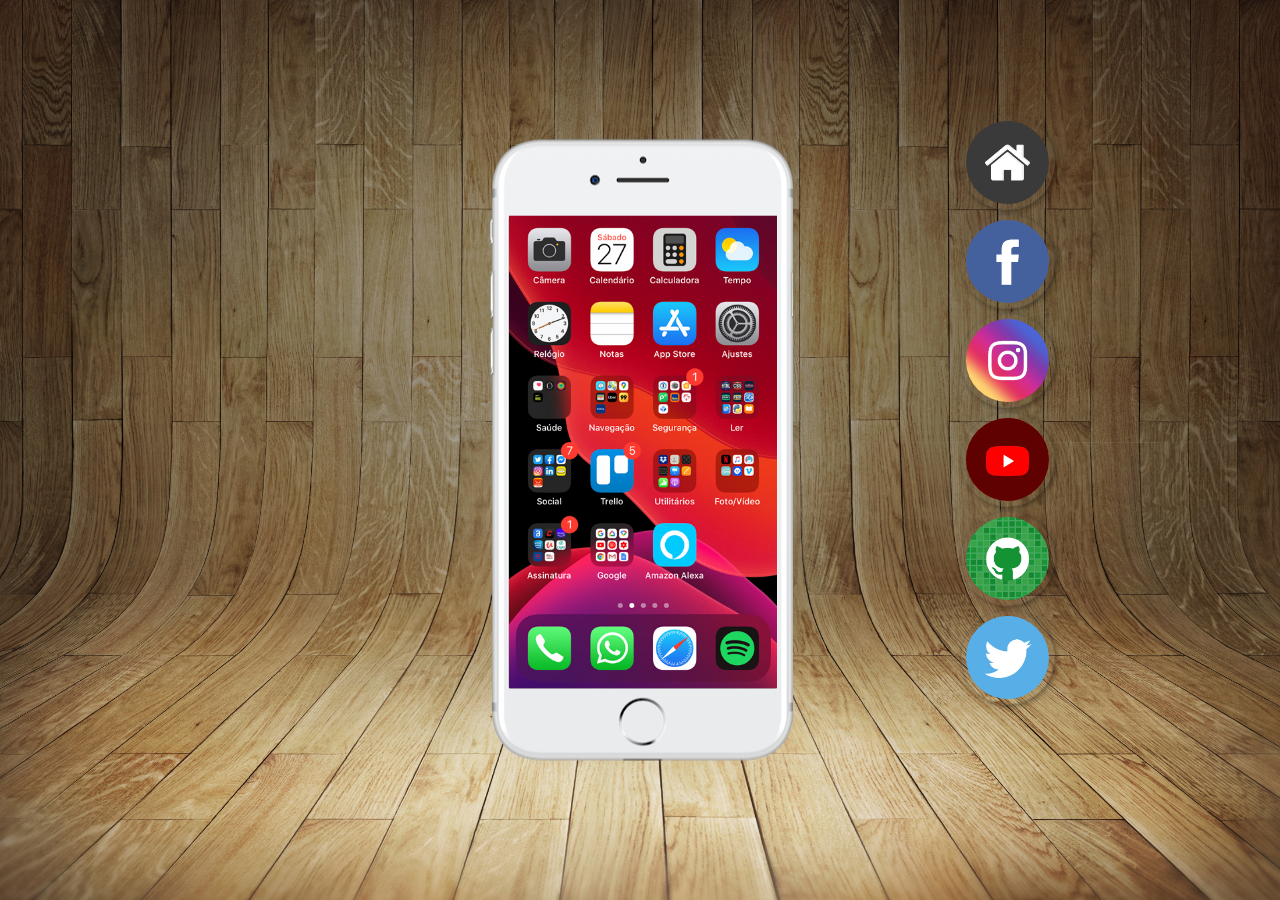
<file: index.html>
<!DOCTYPE html>
<html lang="pt-br">
<head>
    <meta charset="UTF-8">
    <meta name="viewport" content="width=device-width, initial-scale=1.0">
    <title>Redes - Sociais</title>
    <link rel="shortcut icon" href="favicon.ico" type="image/x-icon">
    <link rel="stylesheet" href="estilos/style.css">
    
 
</head>
<body>
<main>
    
        <div class="telefone">
            <iframe src="home.html" name="home" frameborder="0">
    
            </iframe>
    
        </div>
    
        <div class="redes-sociais">
            <div id="prime">
                <a href="home.html" target="home">
                    <img src="imagens/logo-home.jpg" alt="">
                
                </a>
                <a href="facebook.html" target="home">
                    <img src="imagens/logo-facebook.jpg" alt="">
                </a>
                <a href="instagram.html" target="home">
                    <img src="imagens/logo-instagram.jpg" alt="">
                </a>
            </div>

            <div id="segund">
                <a href="yotube.html" target="home">
                    <img src="imagens/logo-youtube.jpg" alt="">
                </a>
                <a href="gith.html" target="home">
                    <img src="imagens/logo-github.jpg" alt="">
                </a>
                <a href="twitter.html" target="home">
                    <img src="imagens/logo-twitter.jpg" alt="">
                </a>
            </div>
    
        </div>
</main>

    
</body>
</html>
</file>
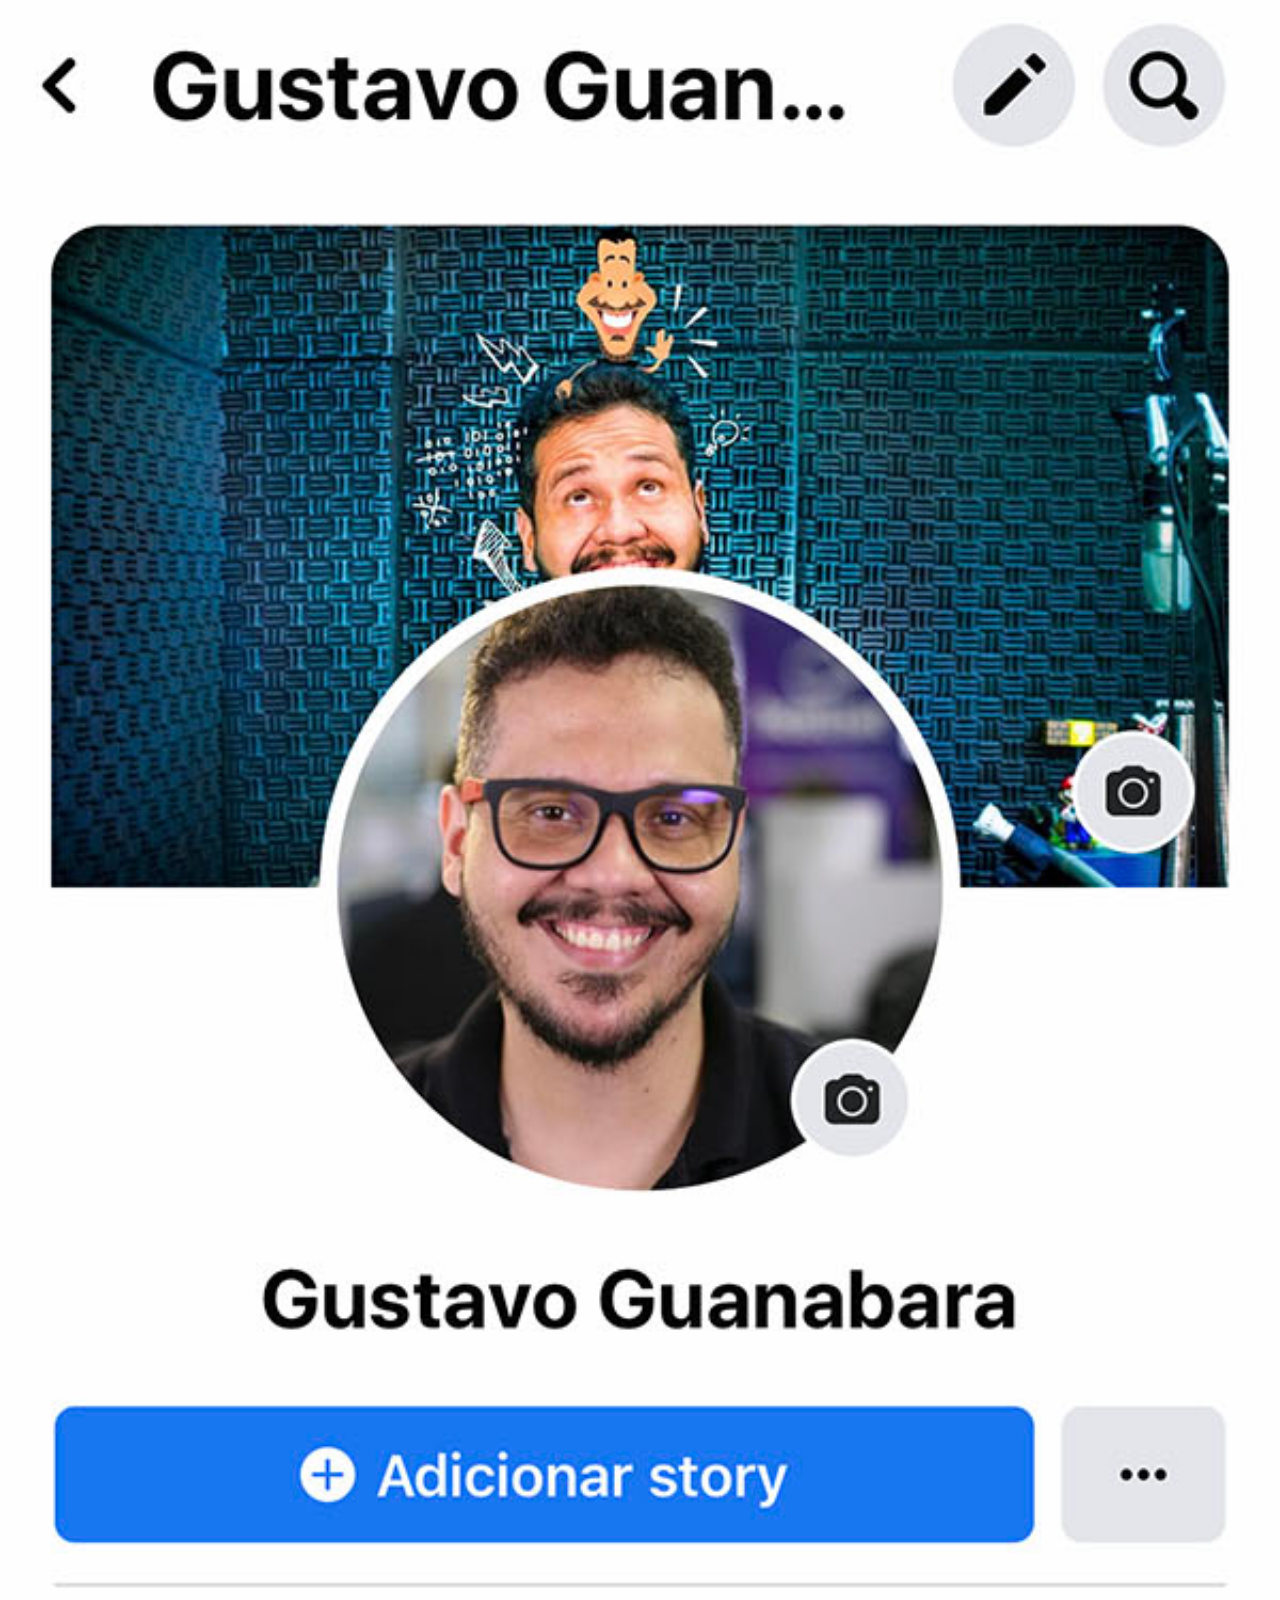
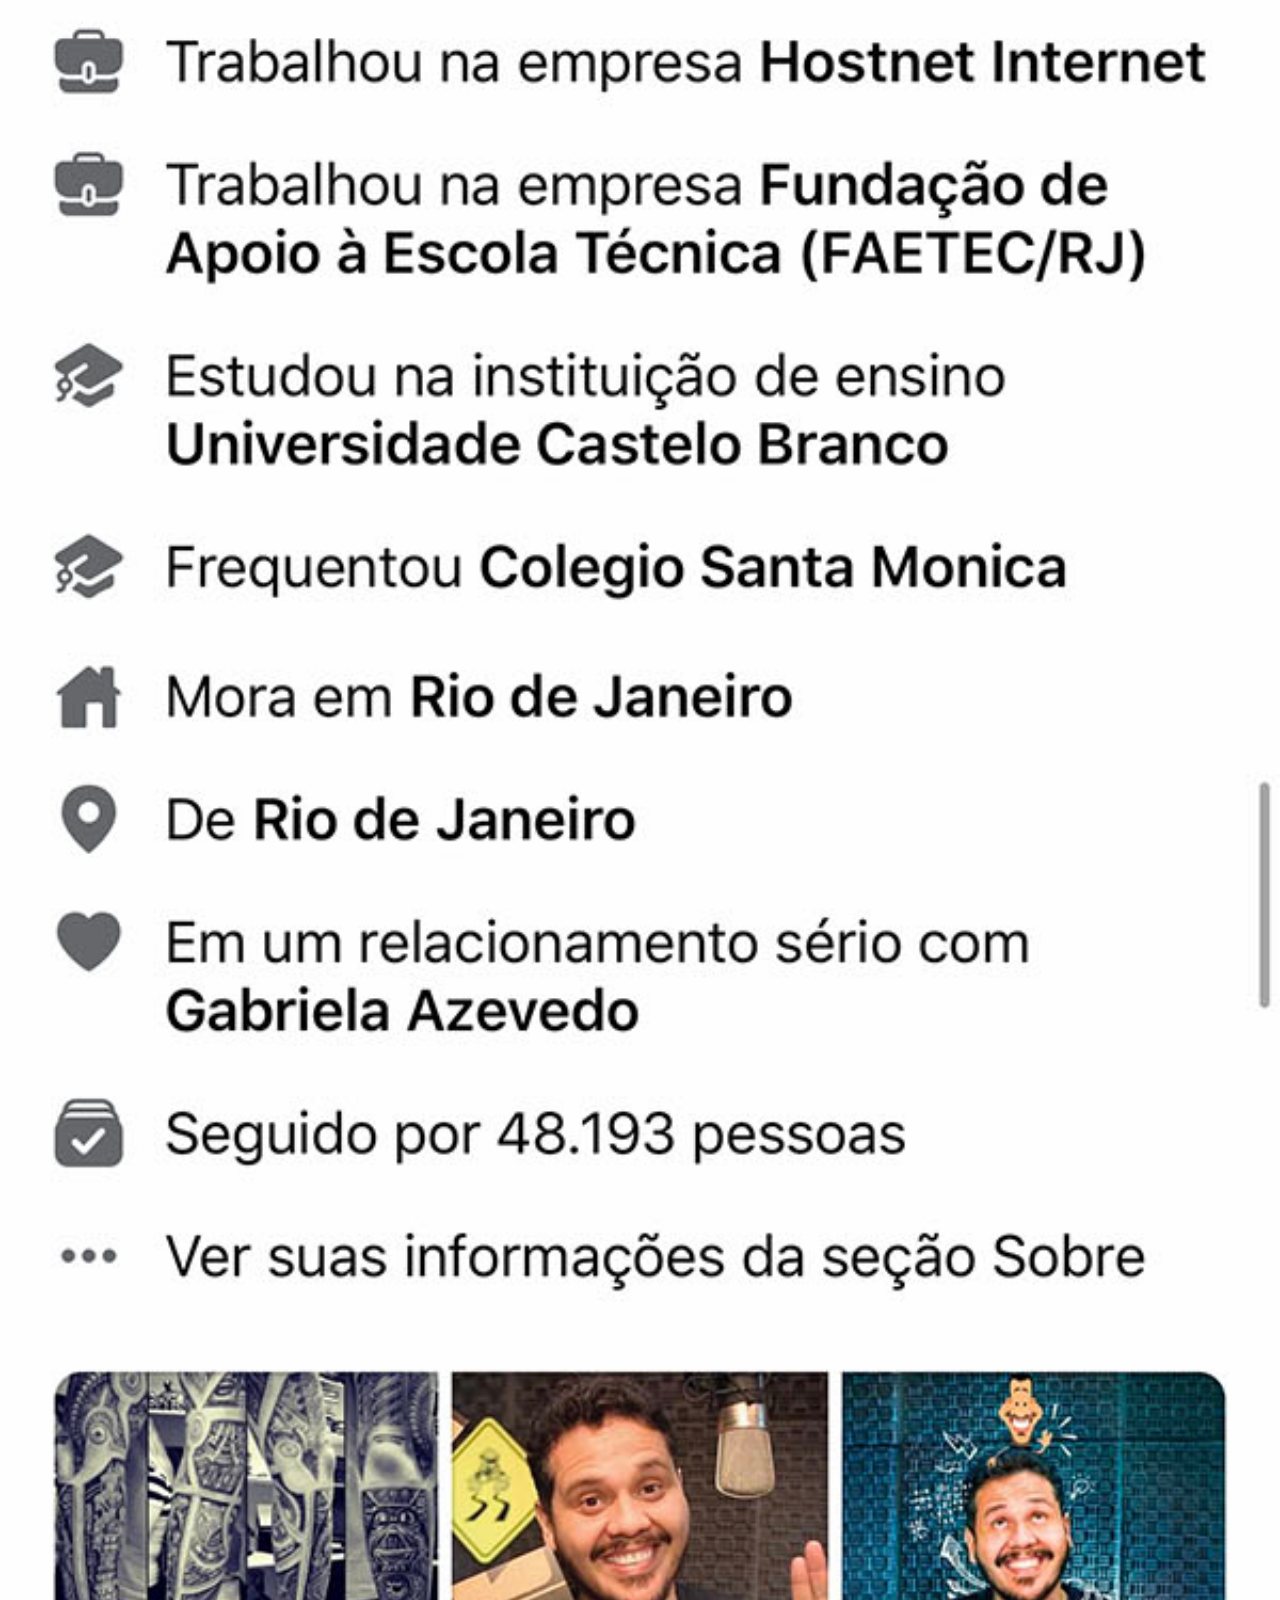
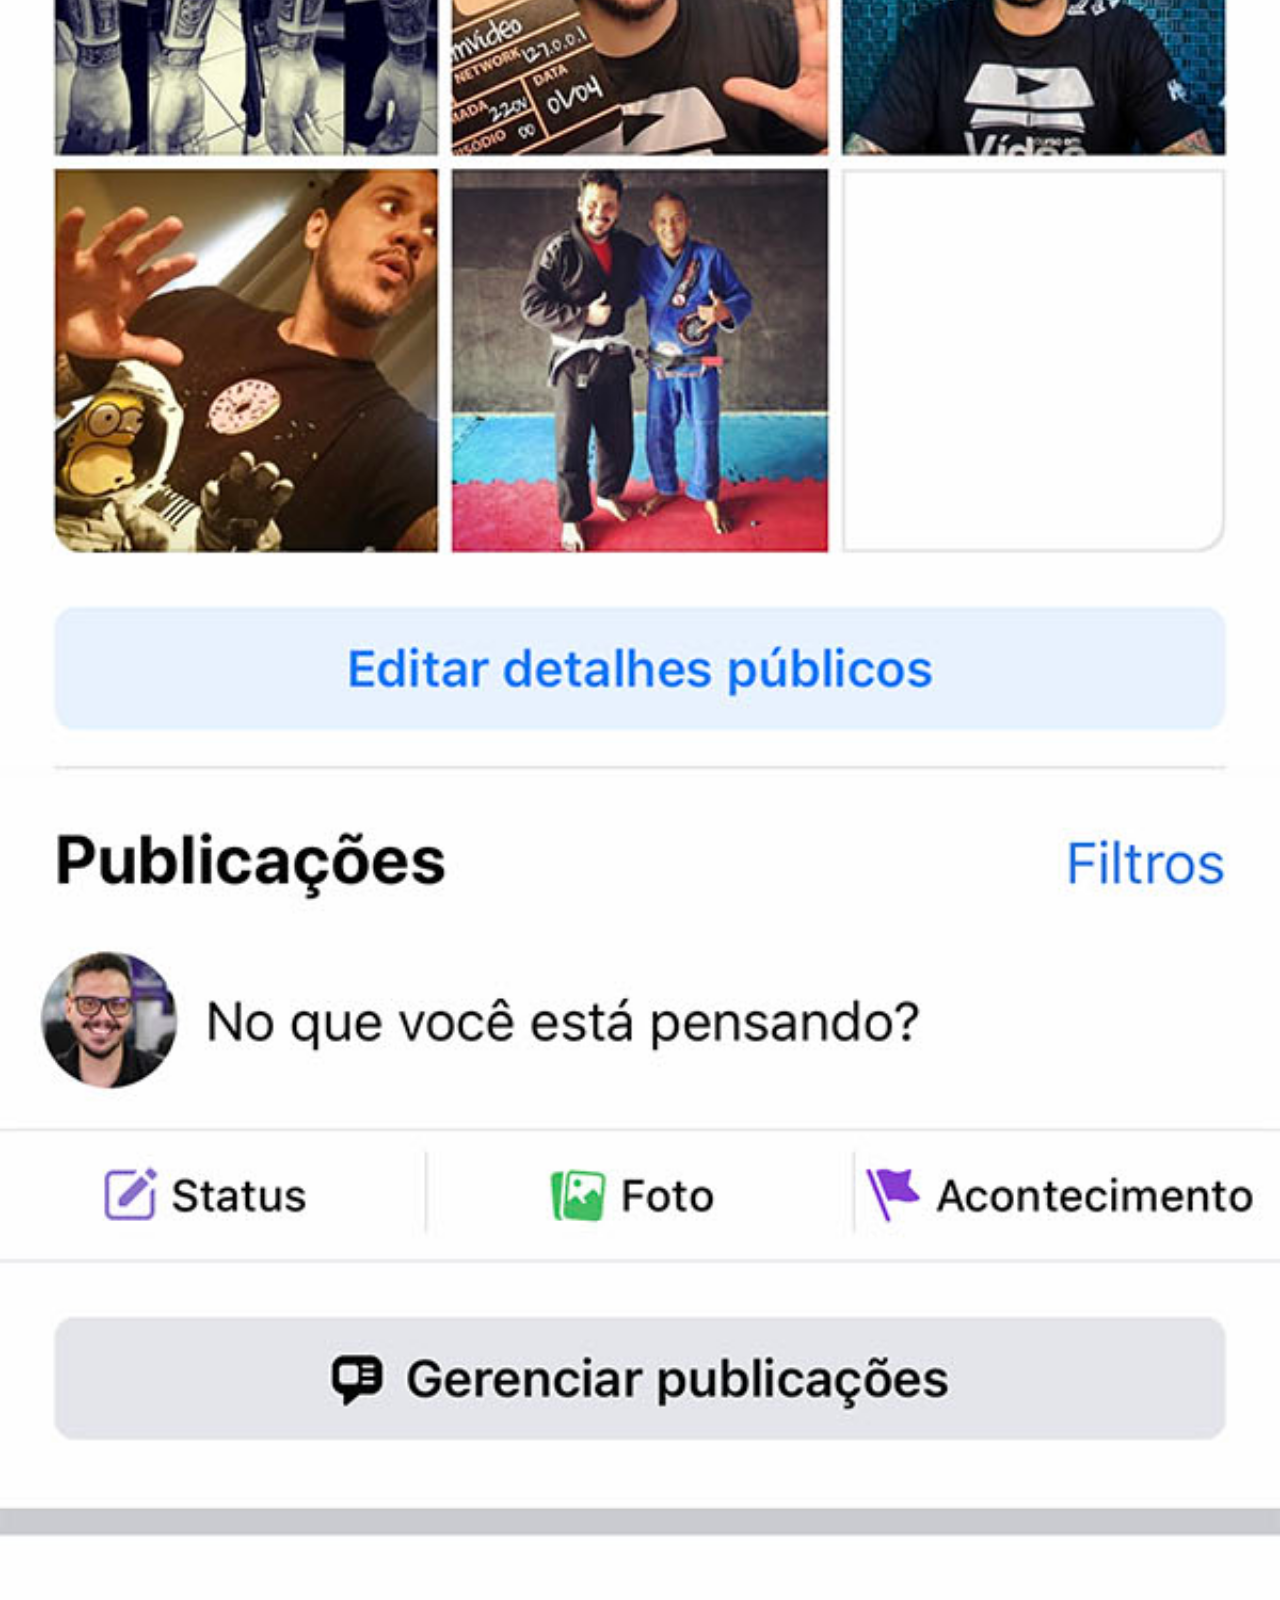
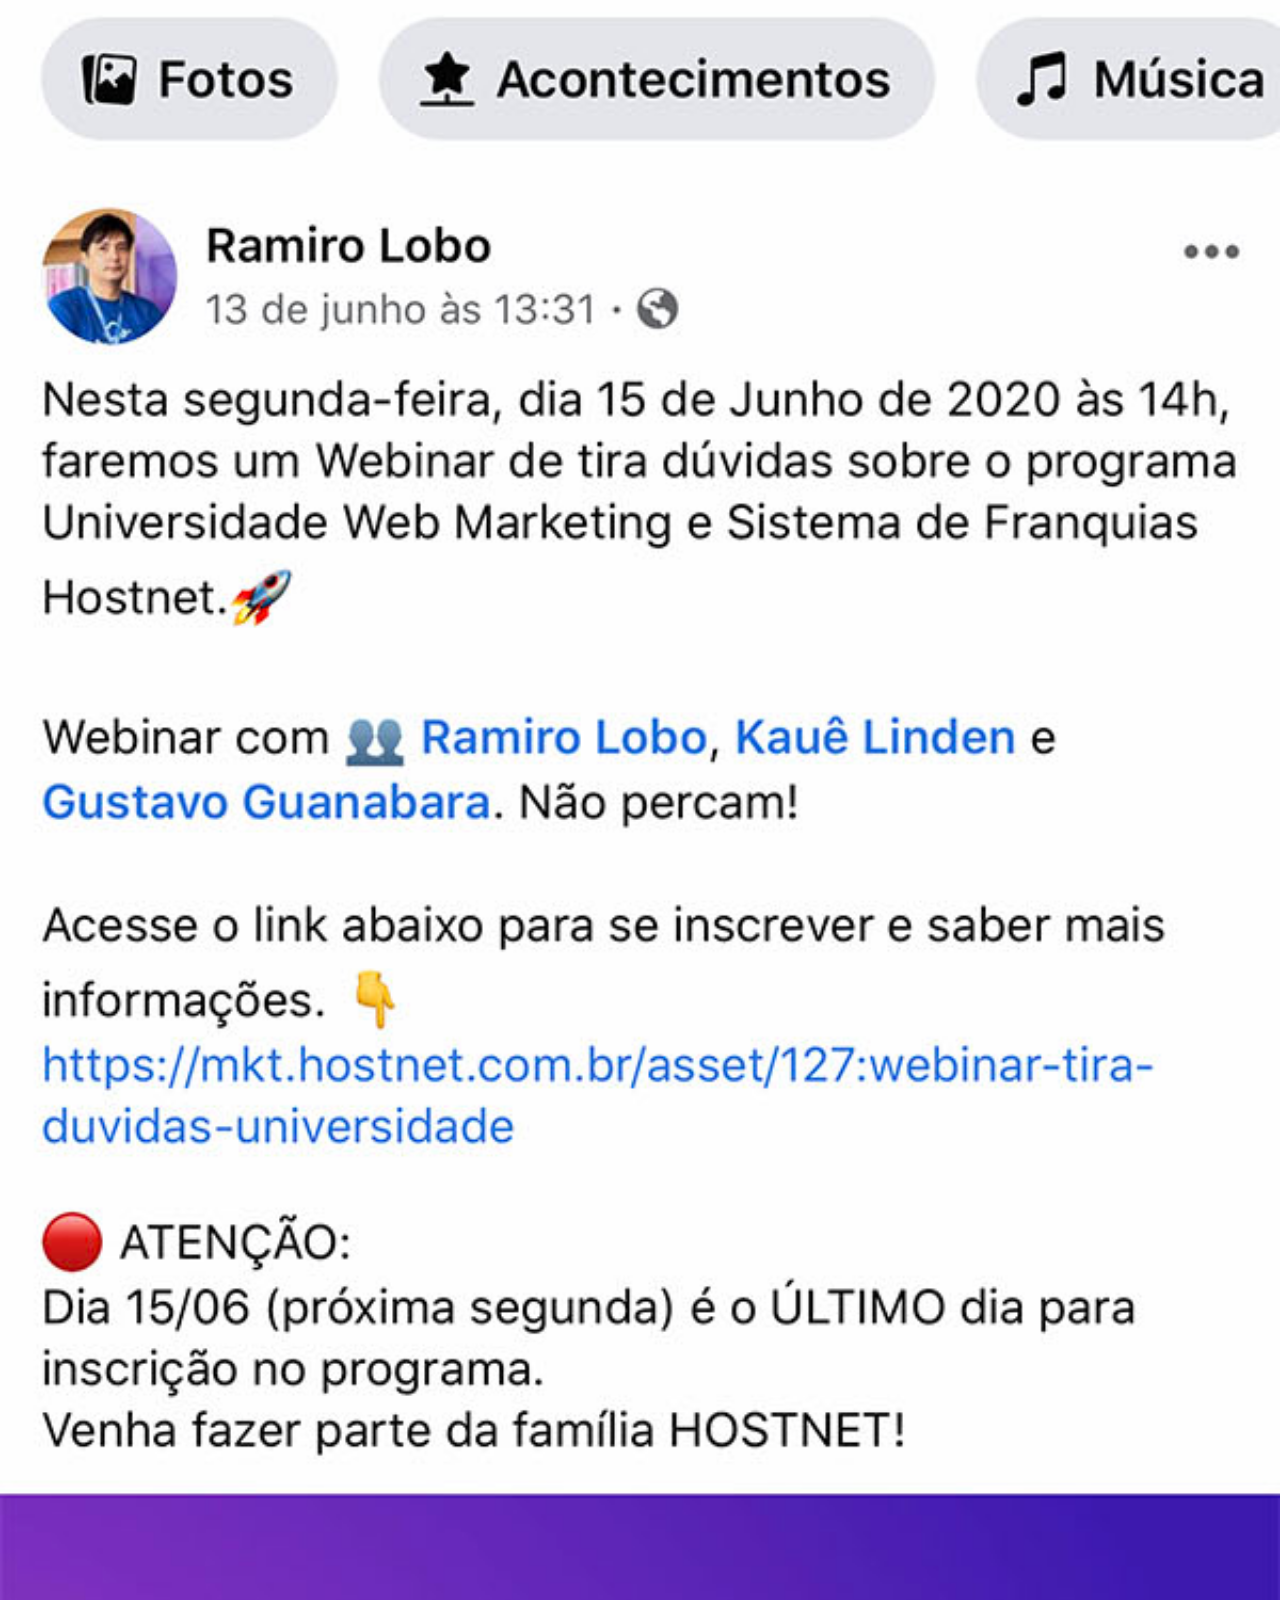
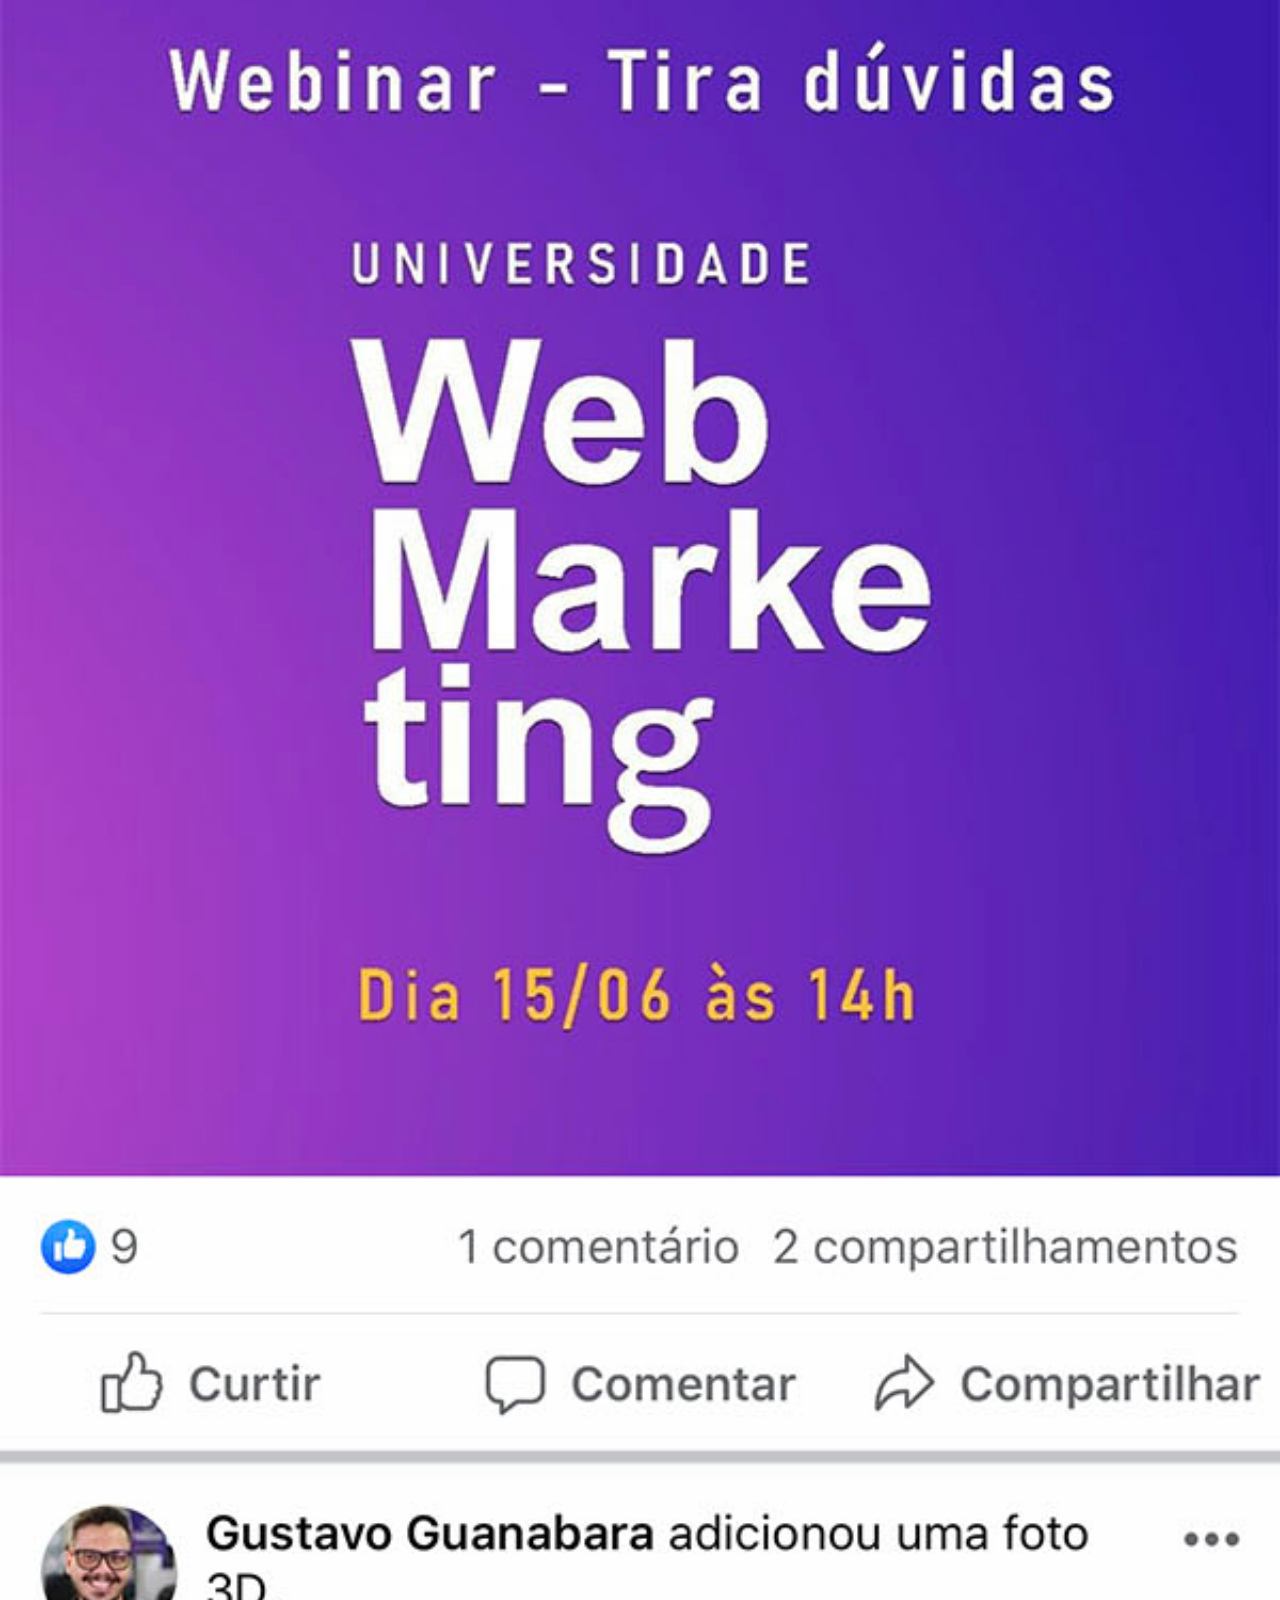
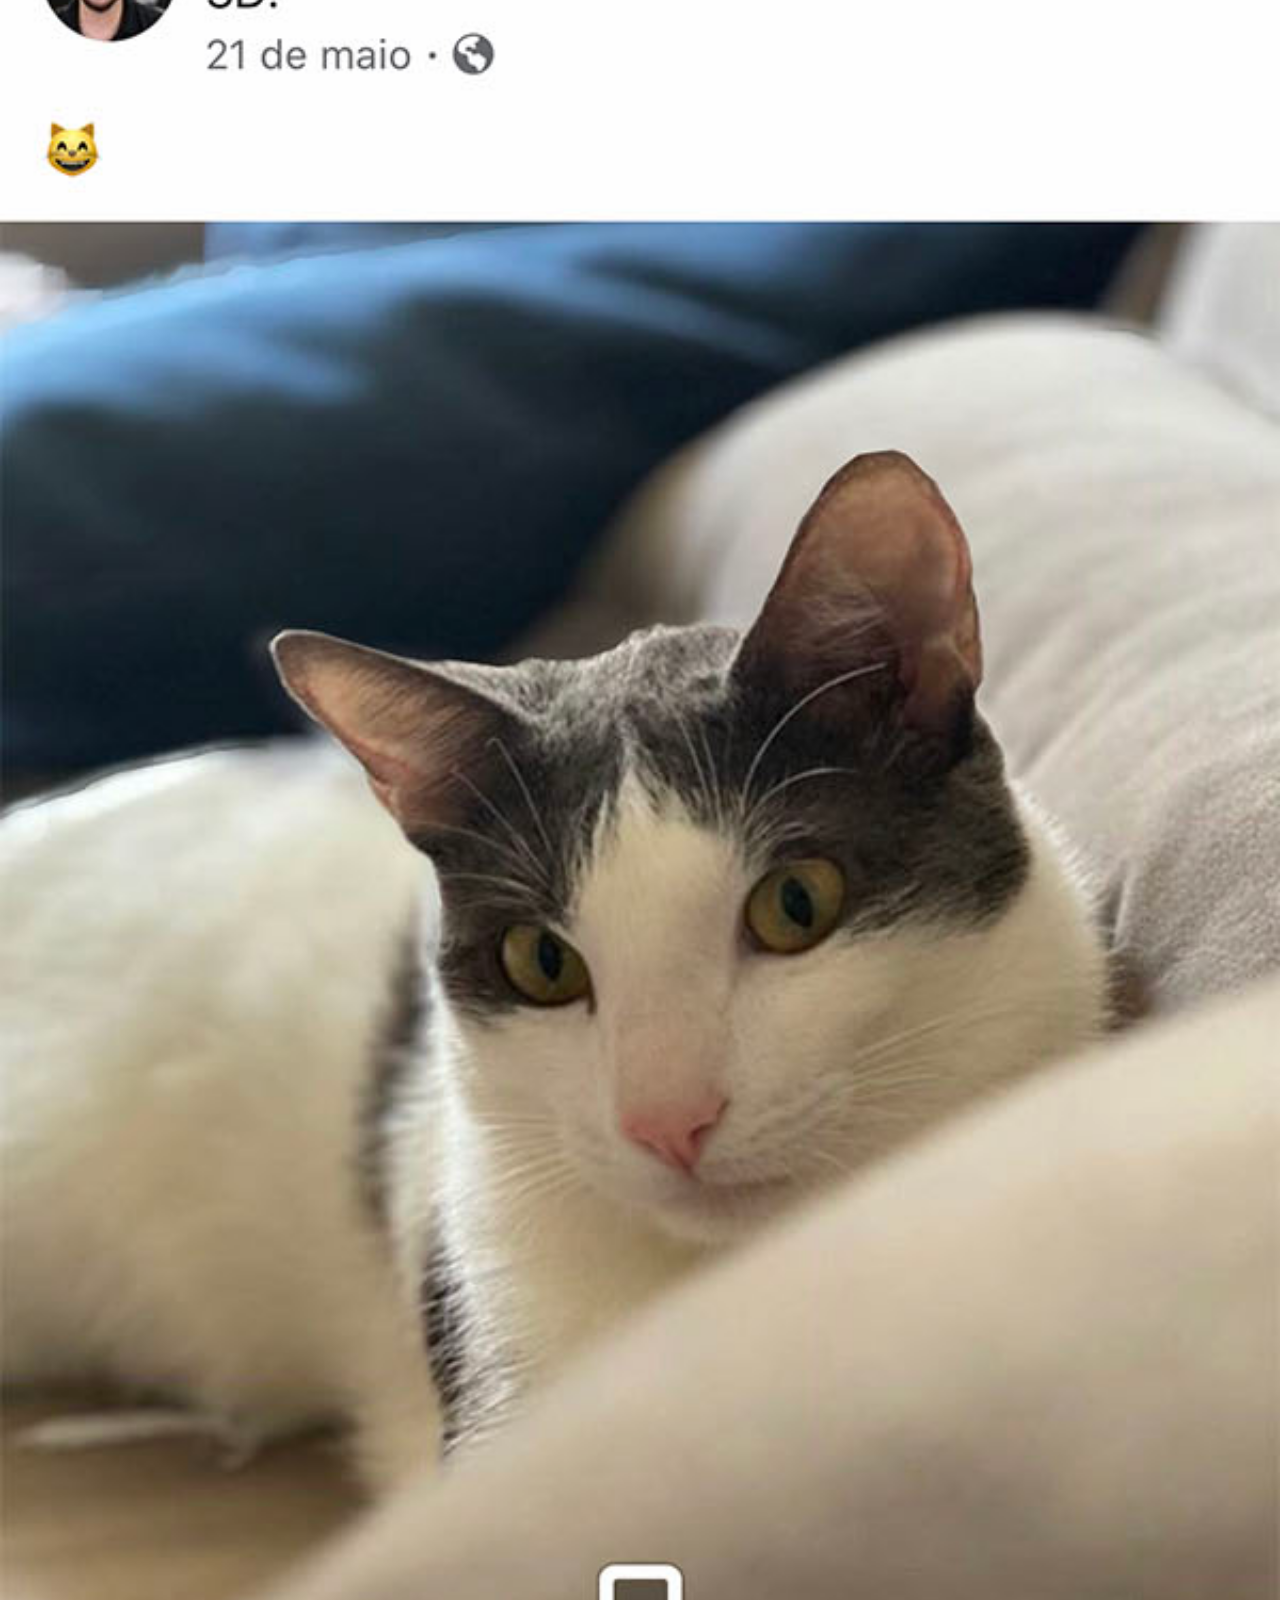
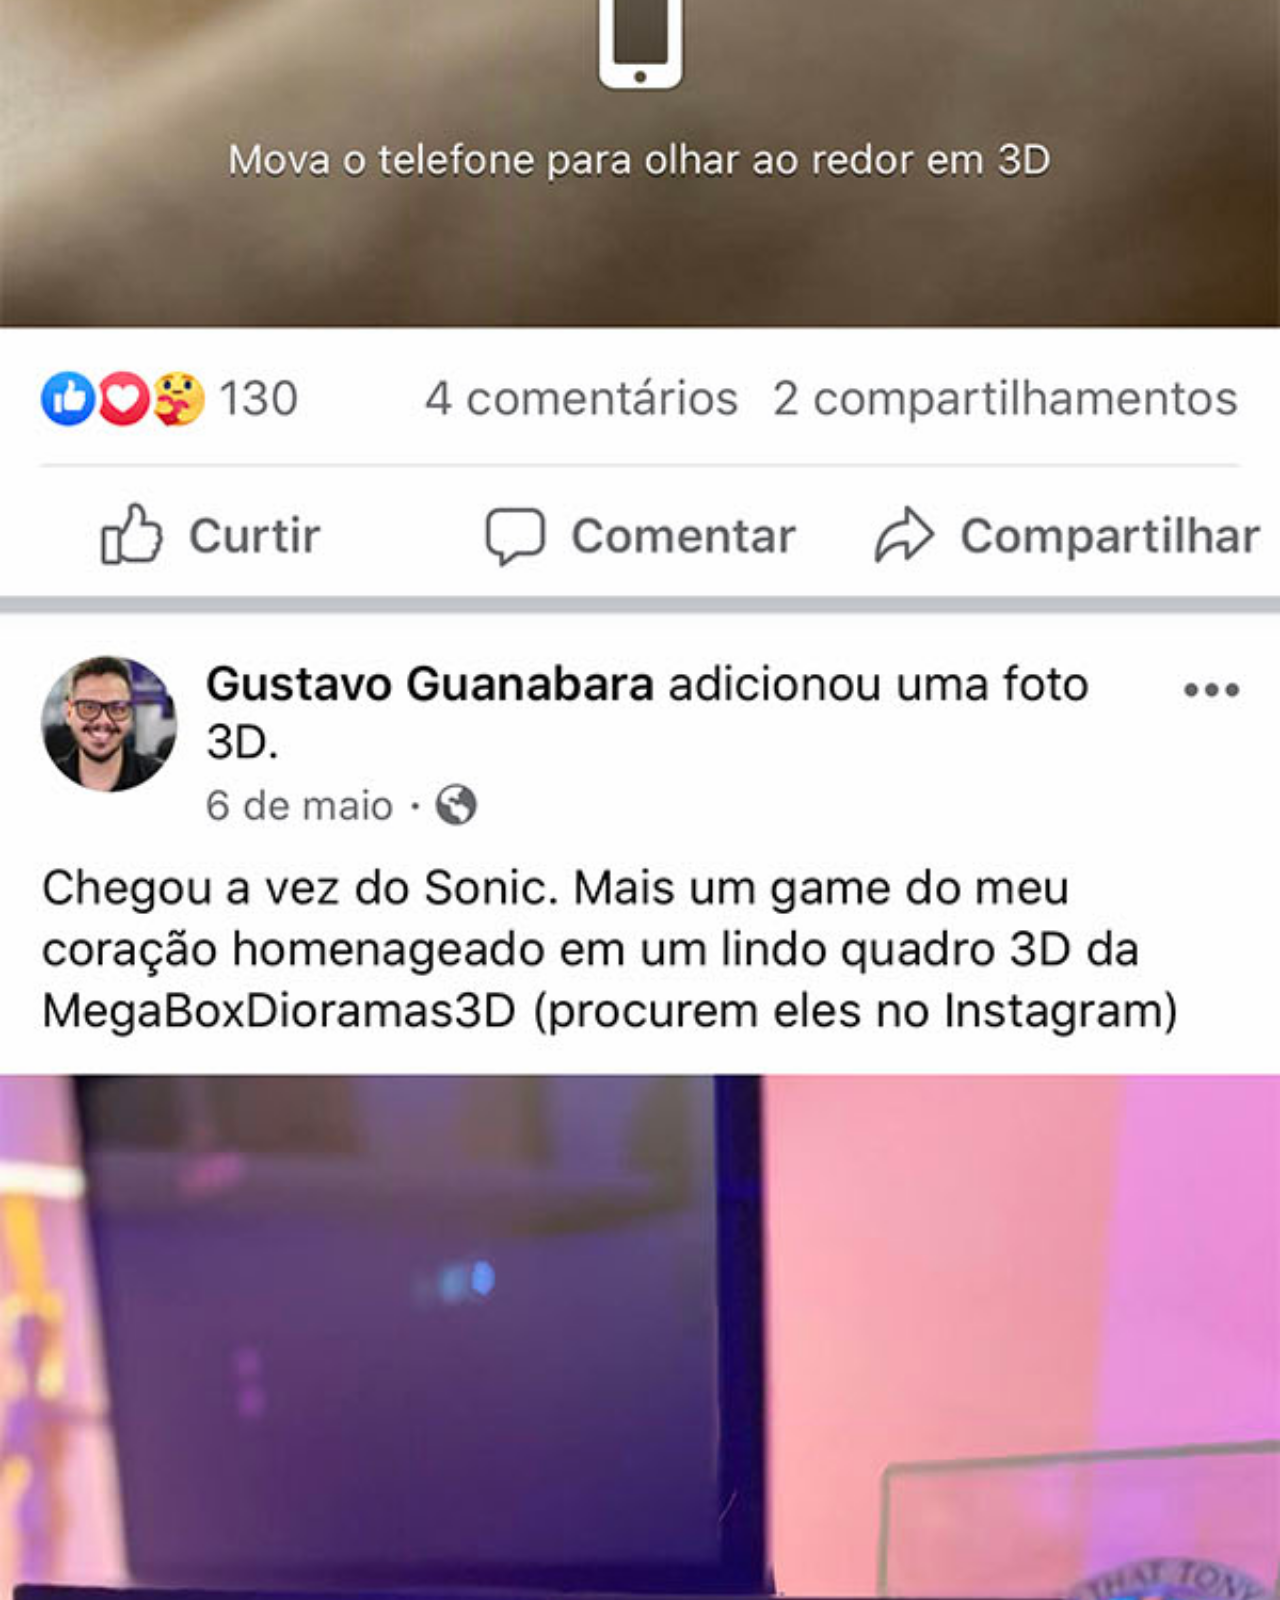
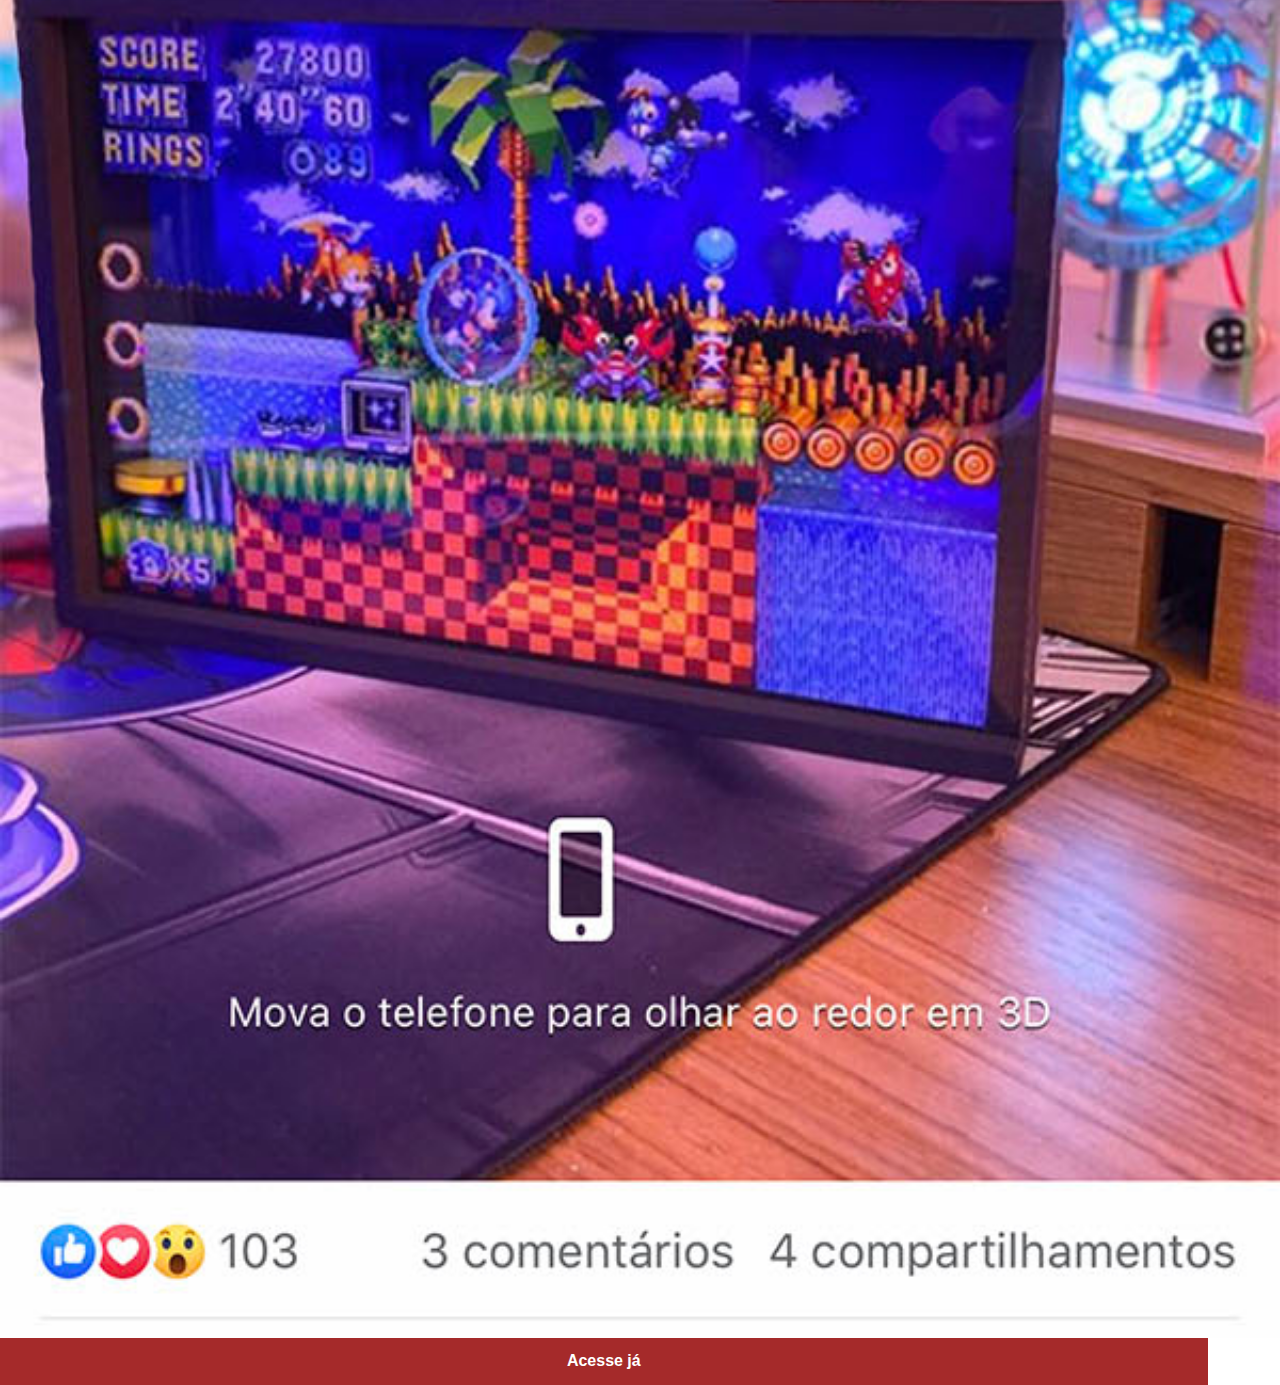
<file: facebook.html>
<!DOCTYPE html>
<html lang="en">
<head>
    <meta charset="UTF-8">
    <meta name="viewport" content="width=device-width, initial-scale=1.0">
    <title>Document</title>
    <link rel="stylesheet" href="estilos/social.css">
</head>

     
    <img src="imagens/tela-facebook.jpg" alt="">
    <a href="">
        <p>Acesse já</p>
    </a>

    
</body>
</html>
</file>
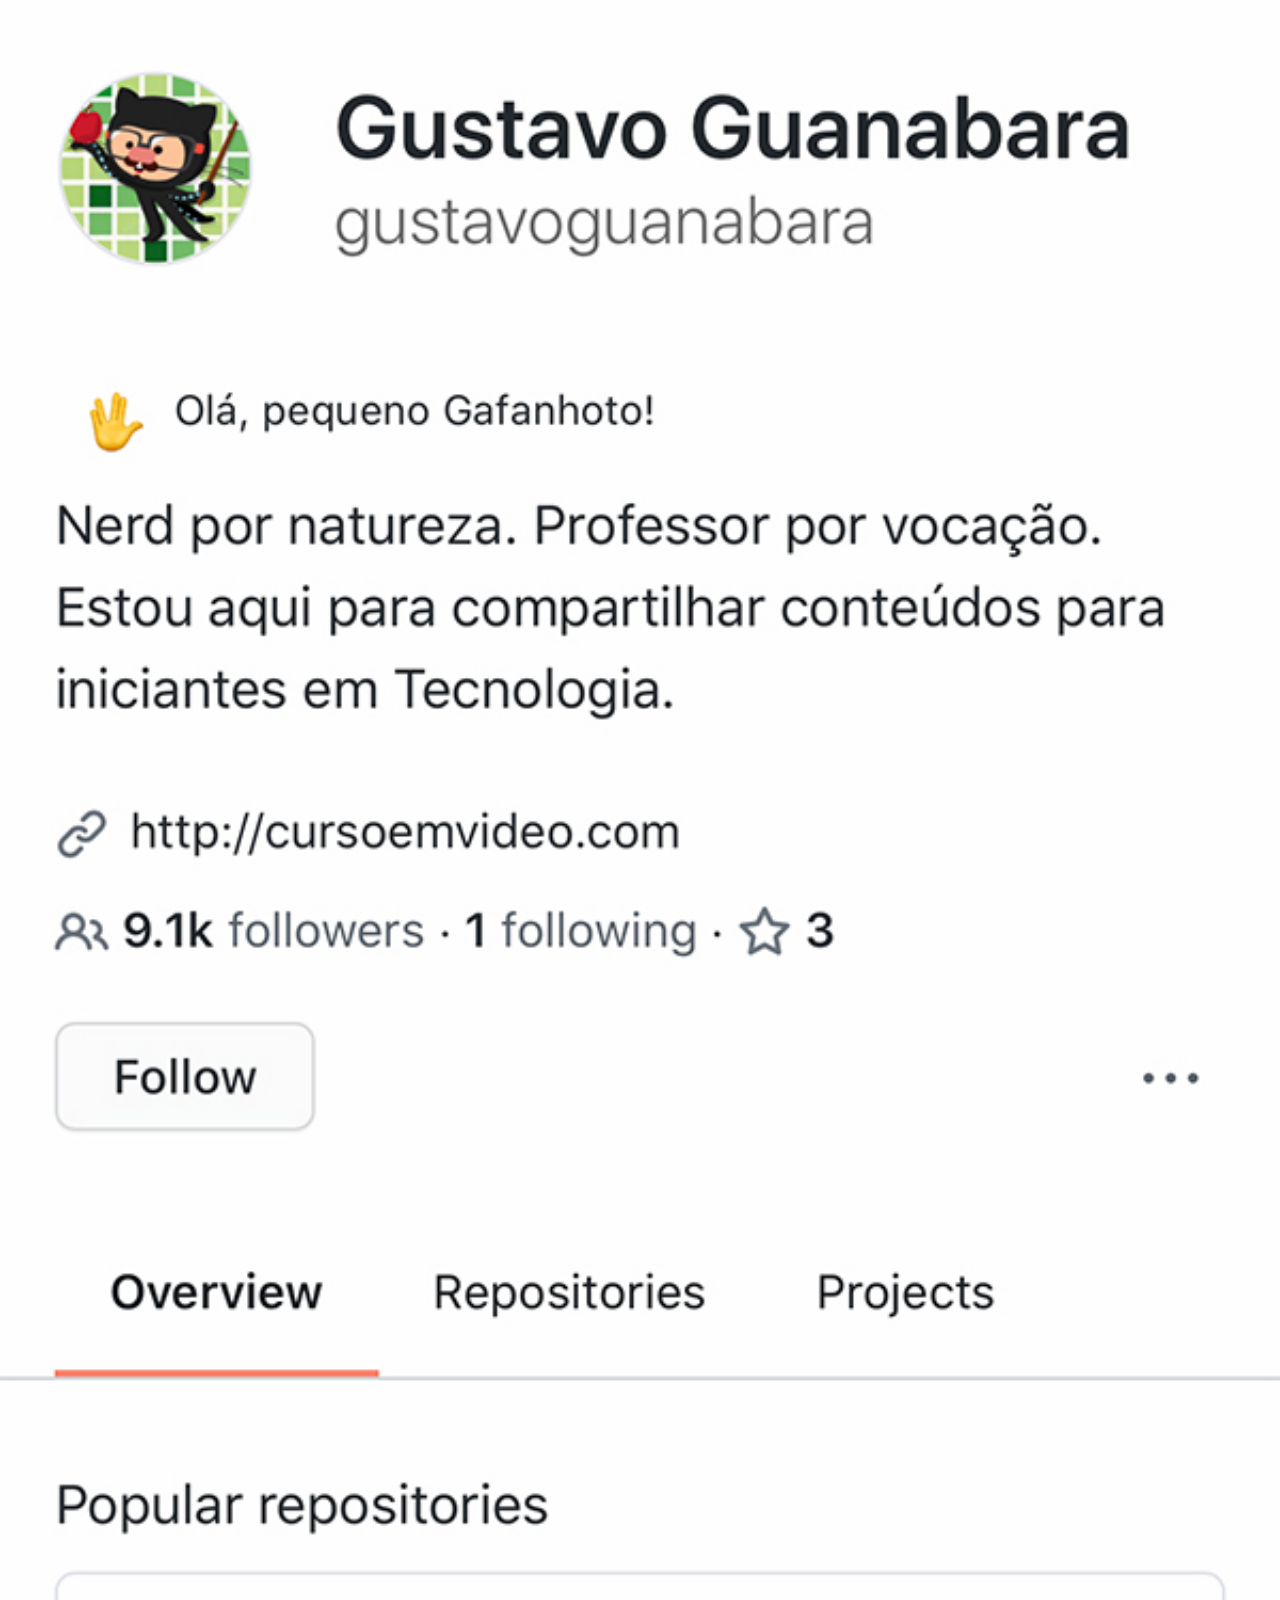
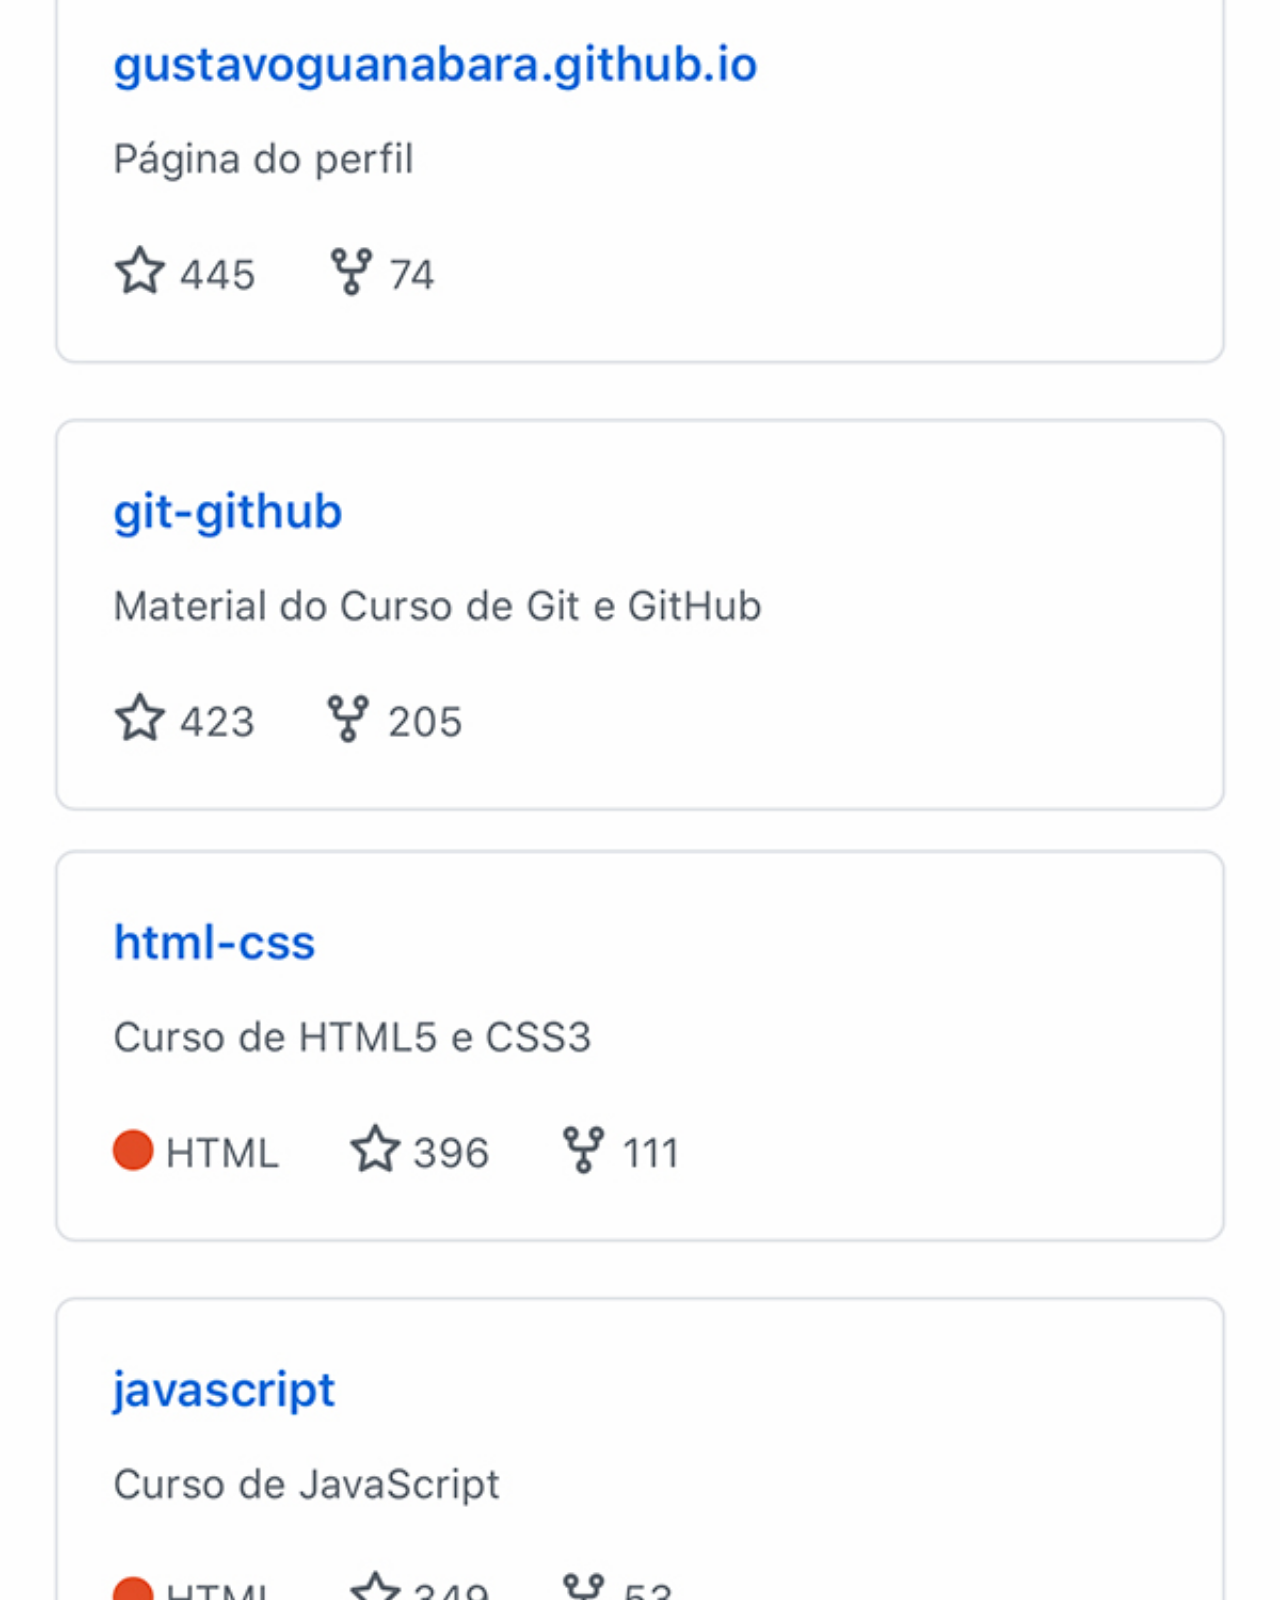
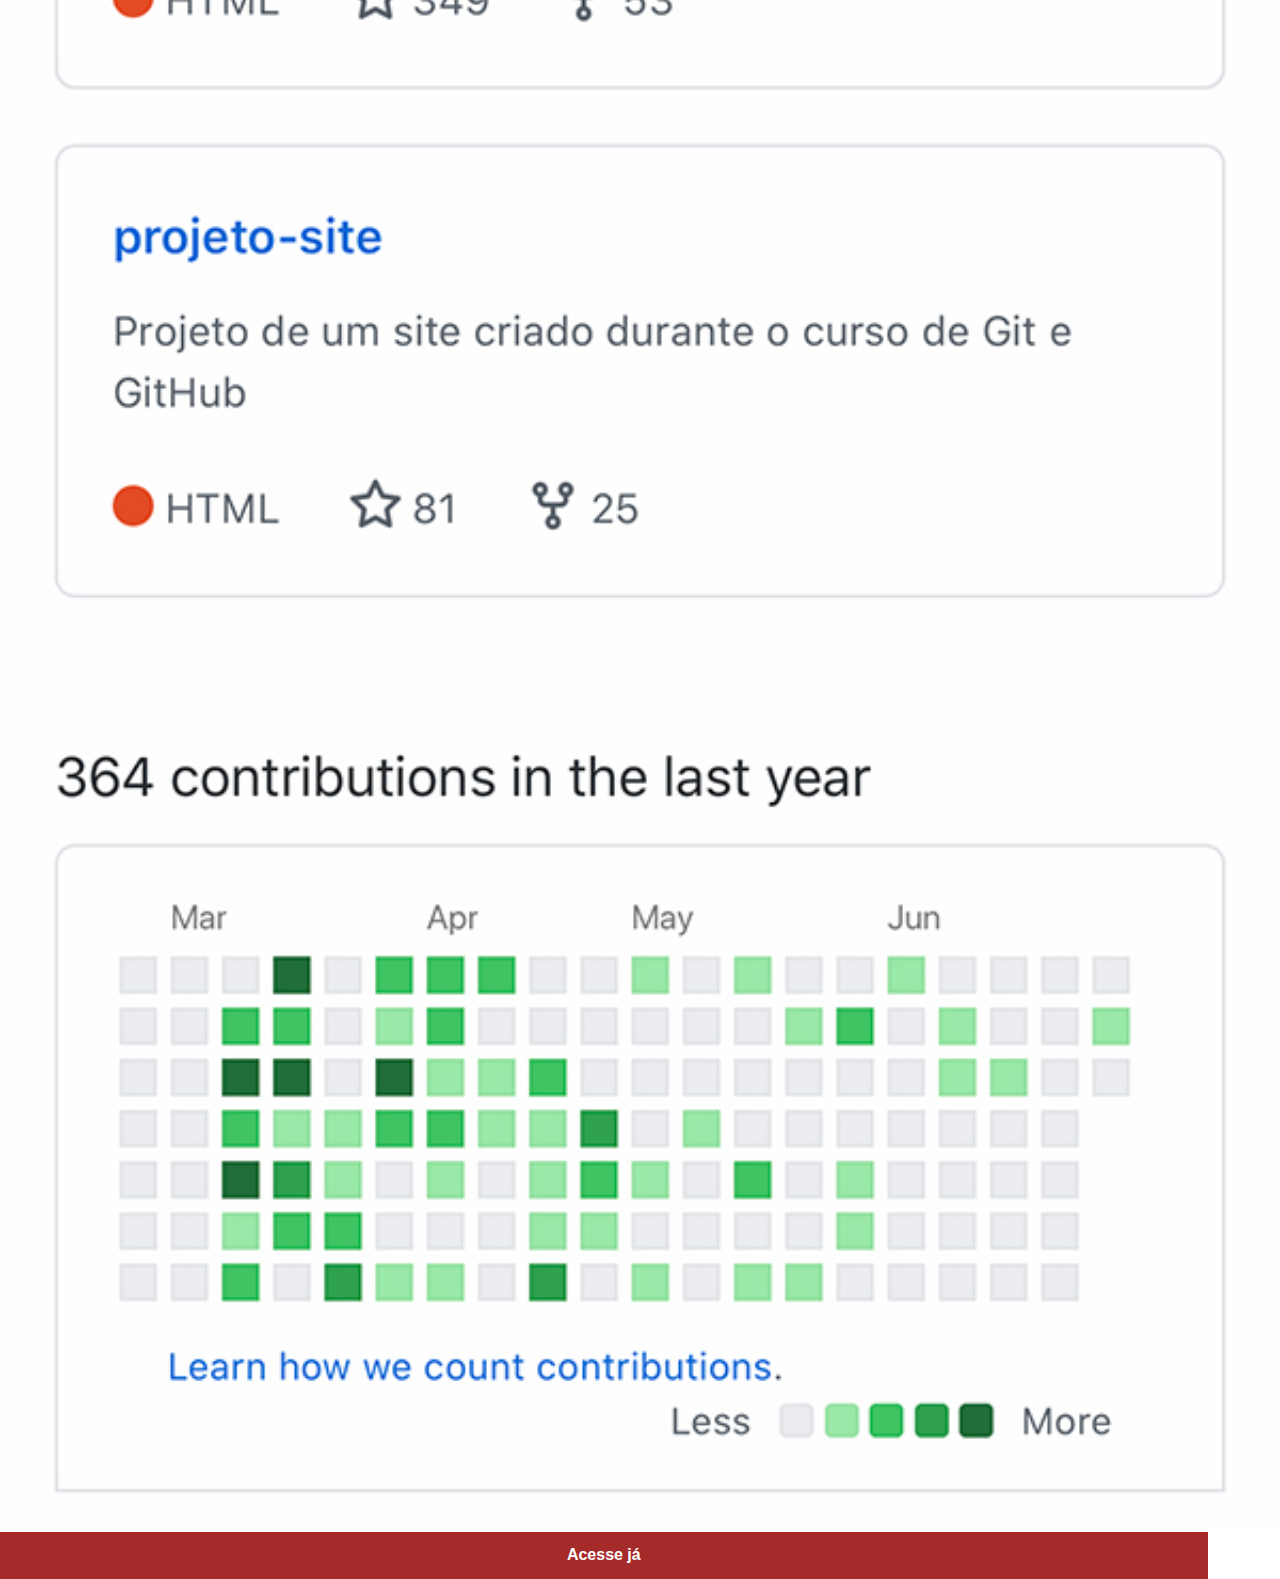
<file: gith.html>
<!DOCTYPE html>
<html lang="en">
<head>
    <meta charset="UTF-8">
    <meta name="viewport" content="width=device-width, initial-scale=1.0">
    <title>Document</title>
    <link rel="stylesheet" href="estilos/social.css">
</head>

<body>
    <img src="imagens/tela-github.jpg" alt="">
    <a href="">
        <p>Acesse já</p>
    </a>

    
</body>
</html>
</file>
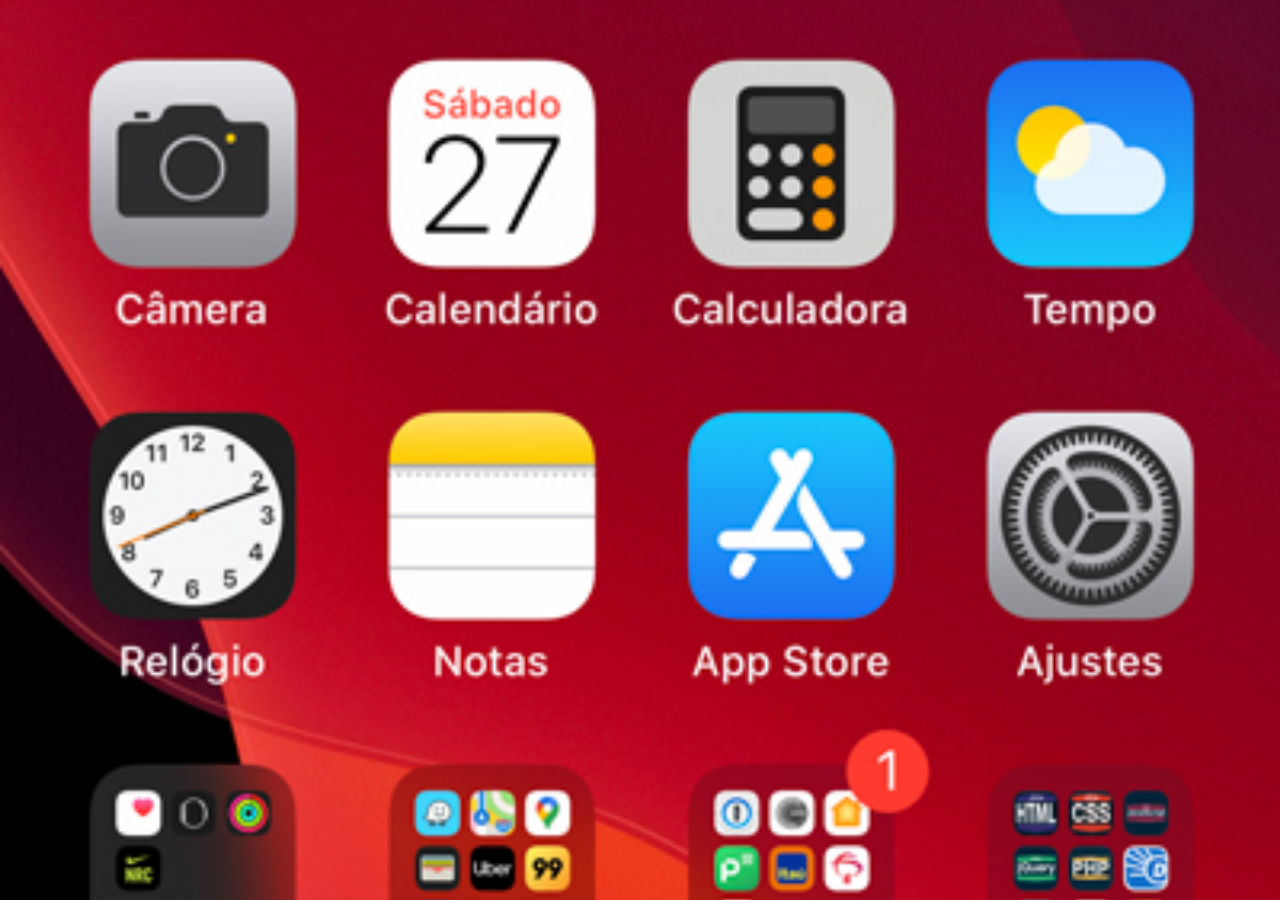
<file: home.html>
<!DOCTYPE html>
<html lang="en">
<head>
    <meta charset="UTF-8">
    <meta name="viewport" content="width=device-width, initial-scale=1.0">
    <title>Document</title>
    <style>
        body{
            background: url(imagens/tela-home.jpg);
            background-size: cover;
            background-repeat: no-repeat;
        }
    </style>
</head>
<body>
   
    
</body>
</html>
</file>
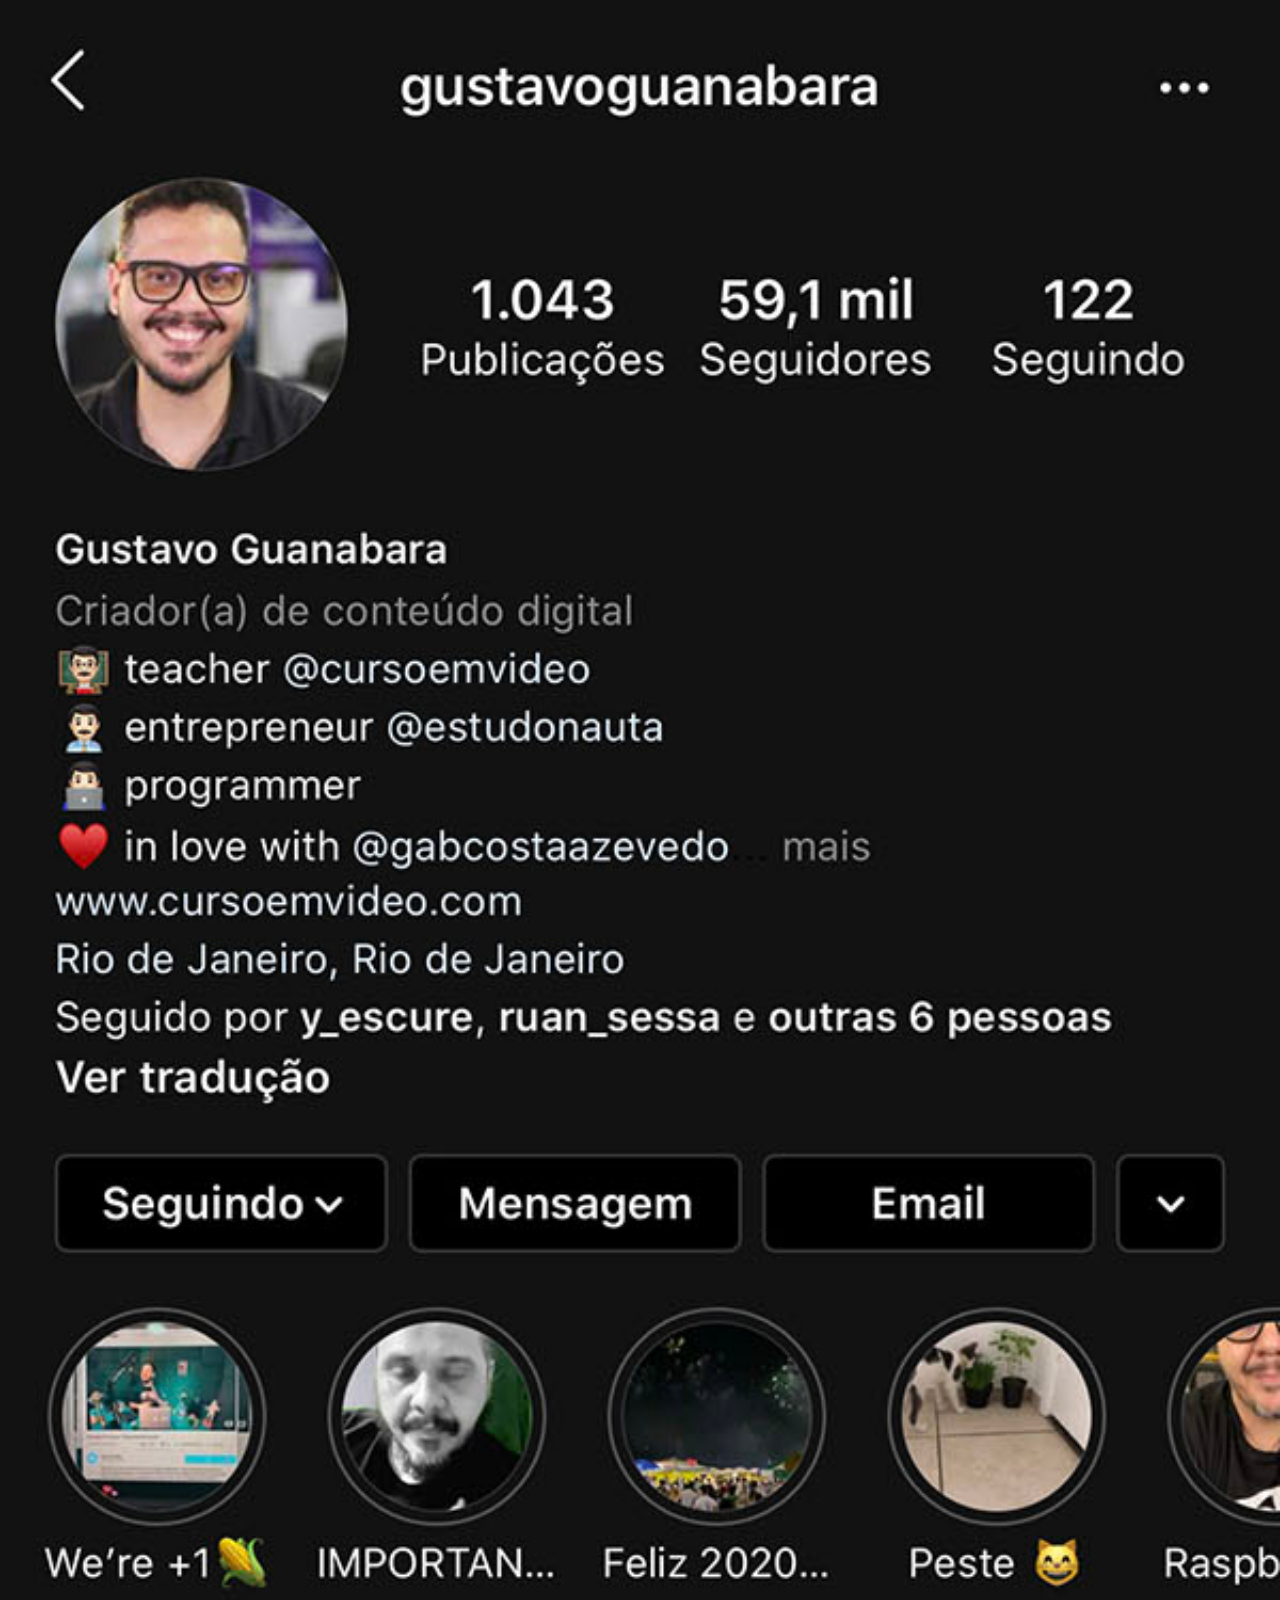
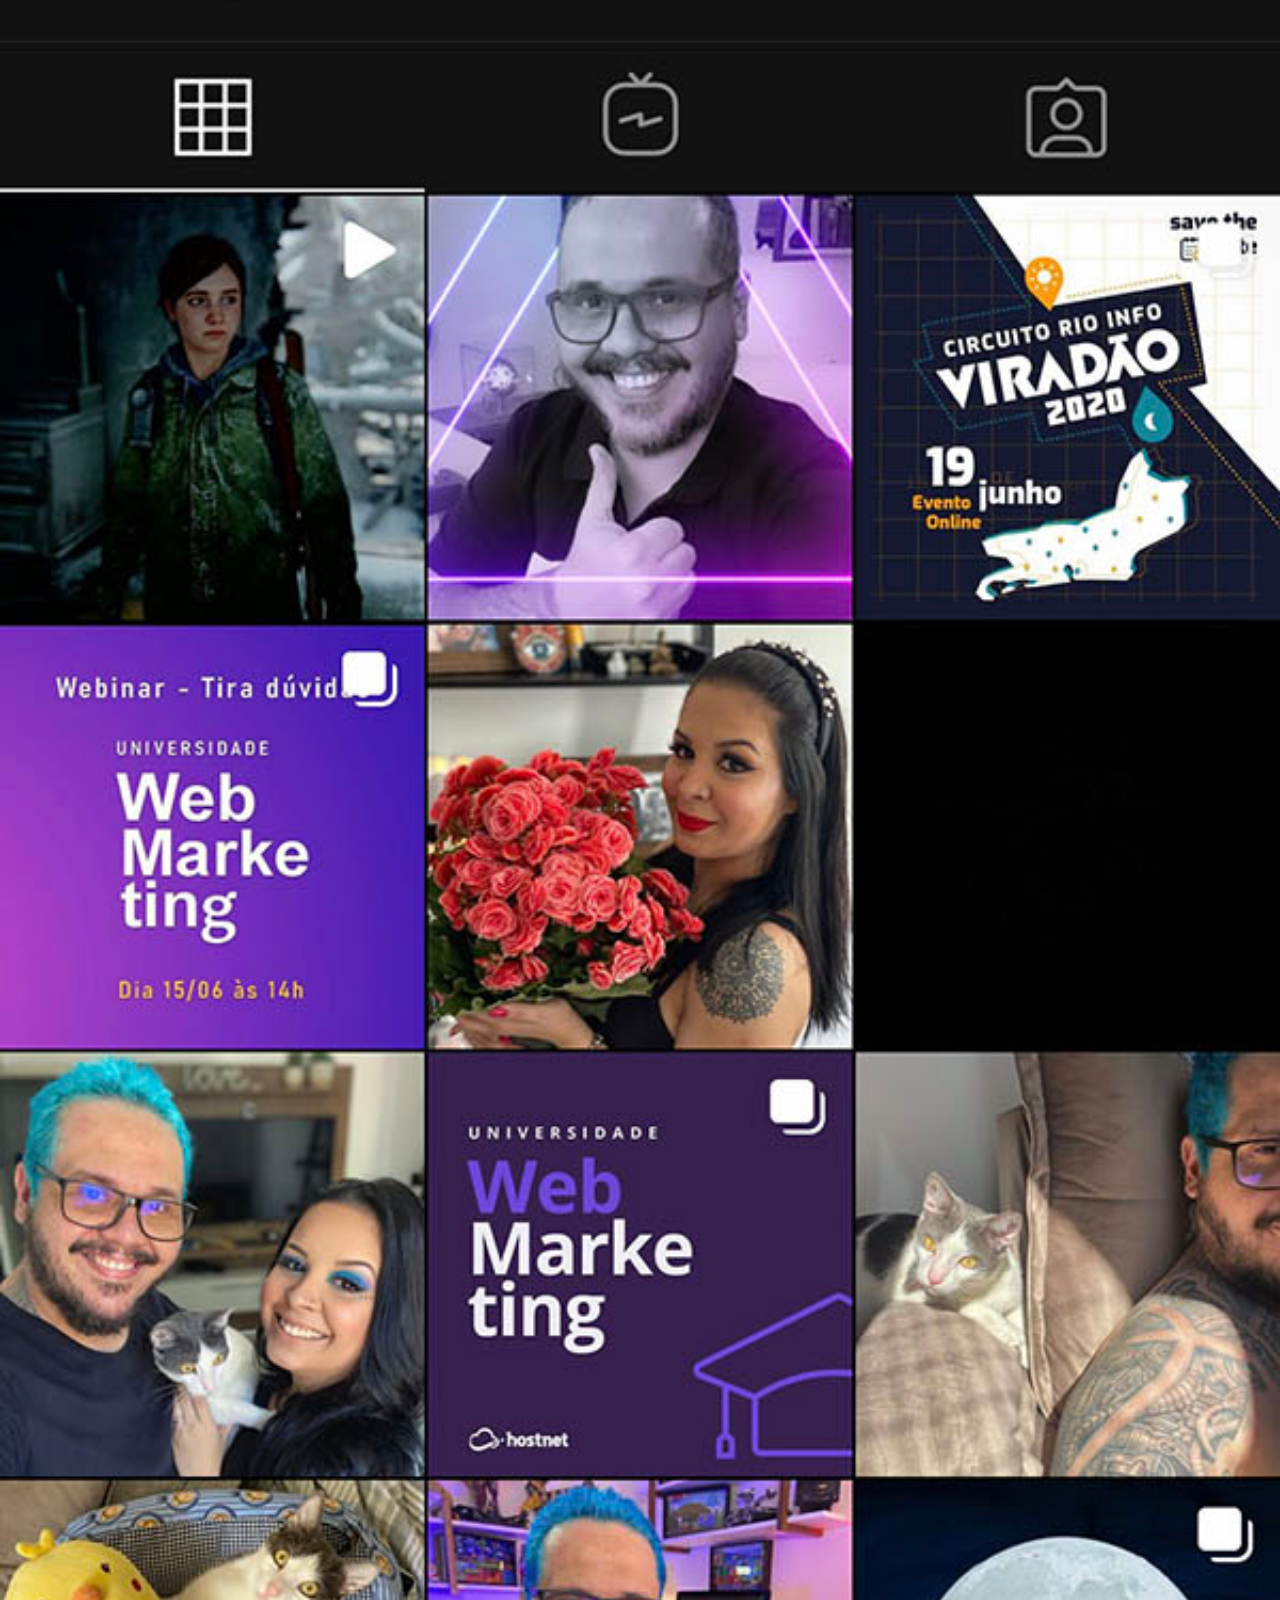
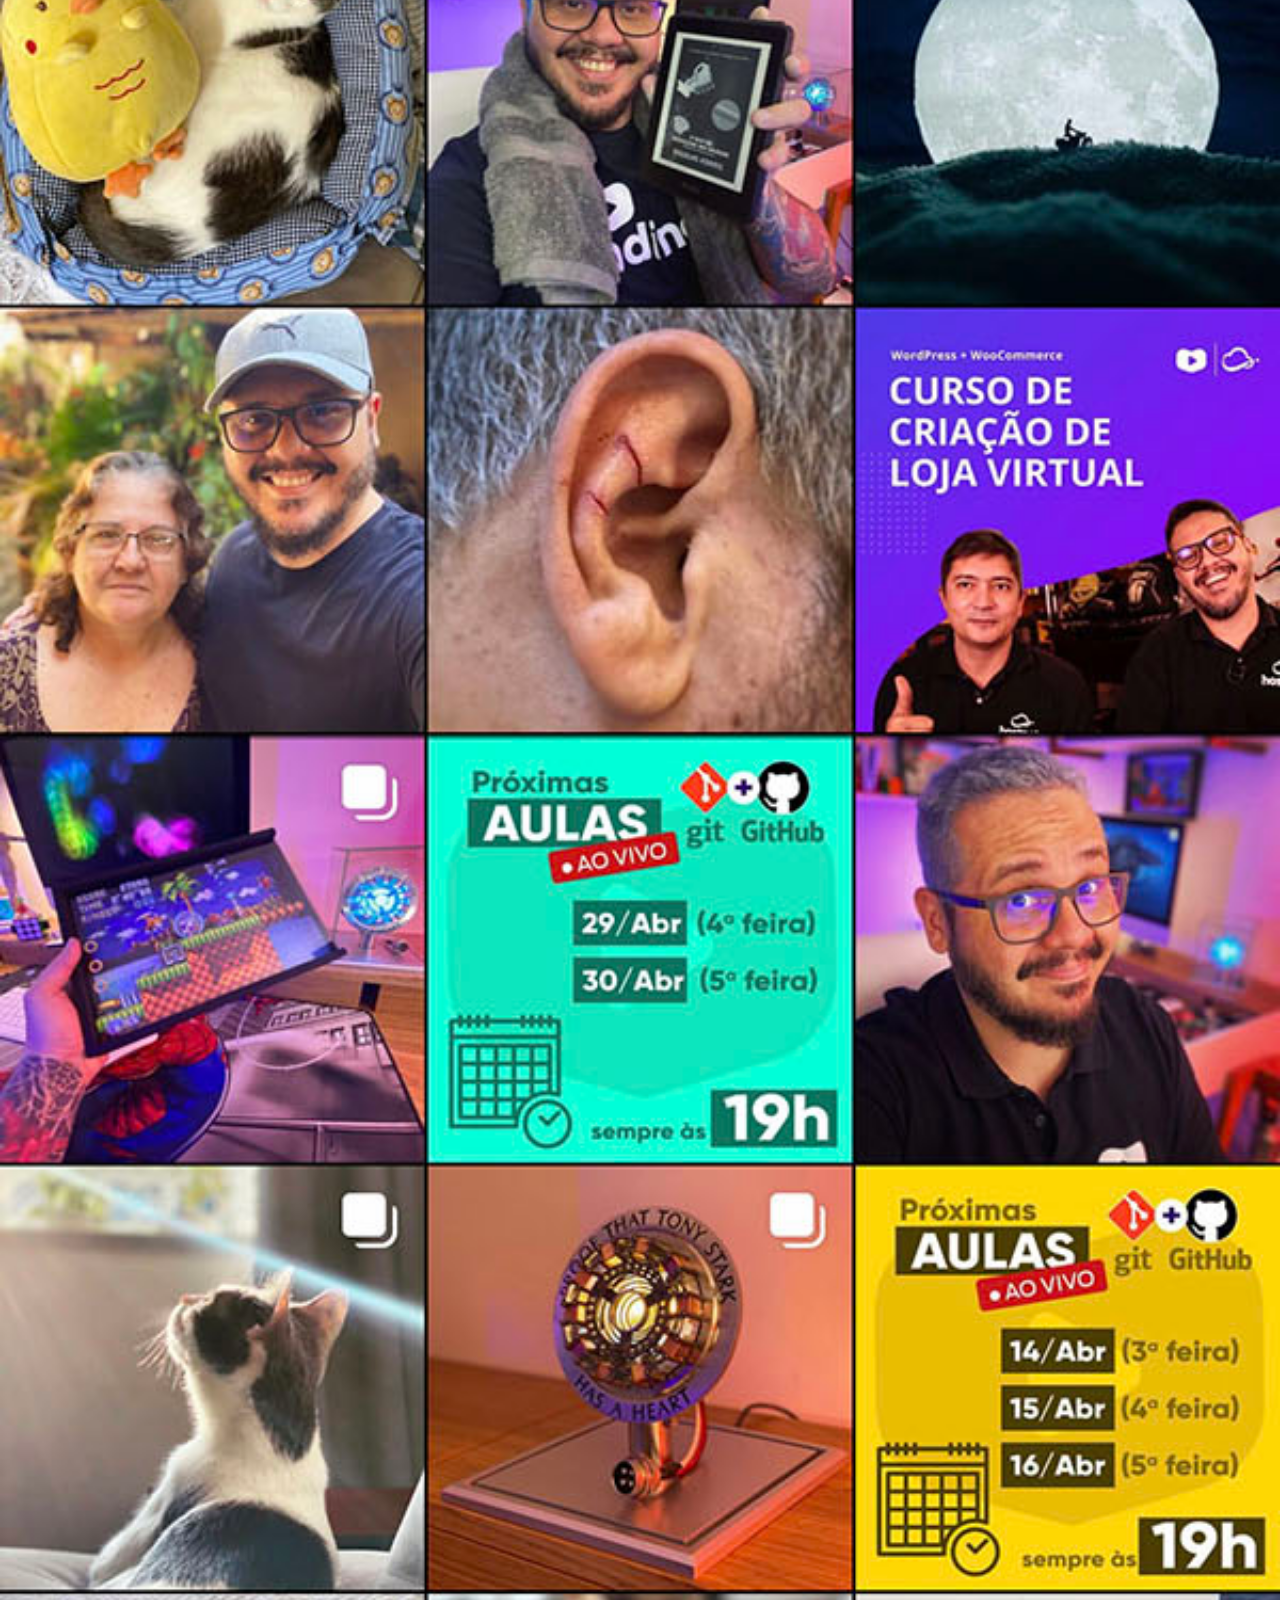
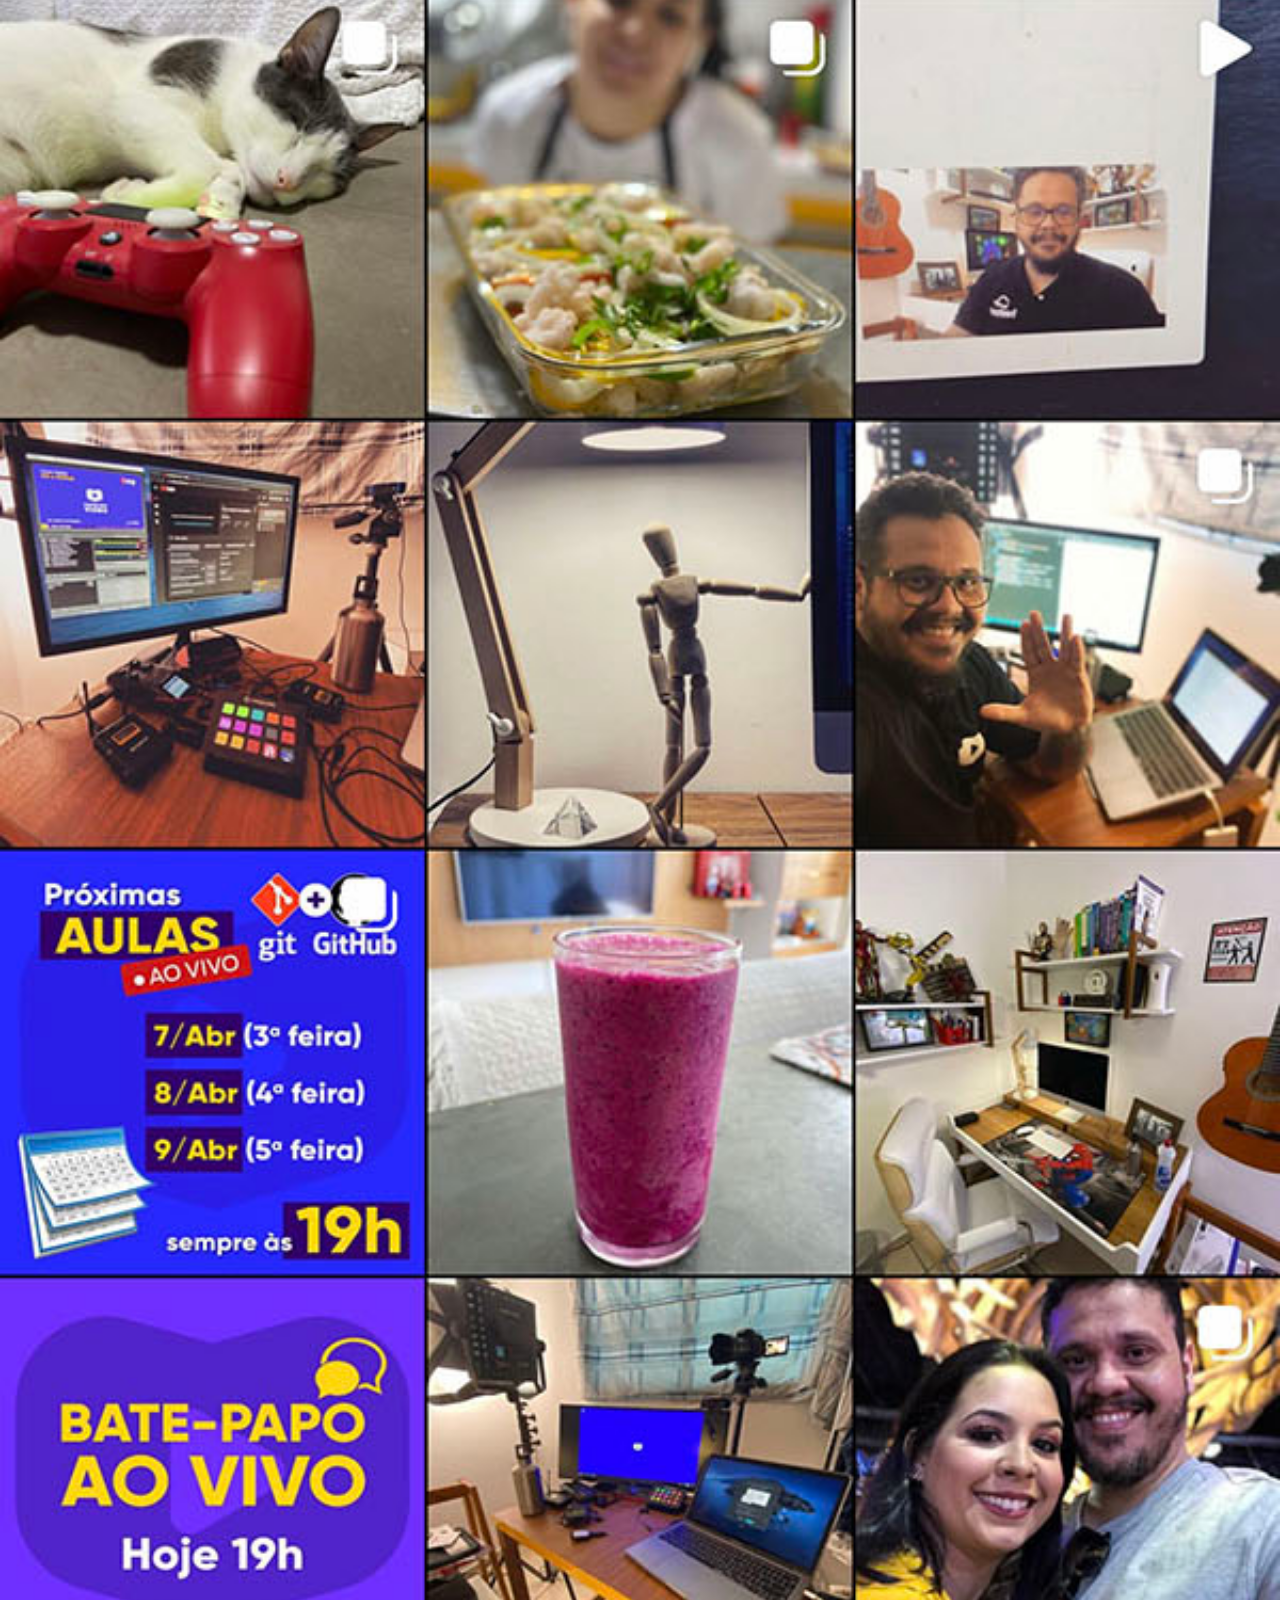
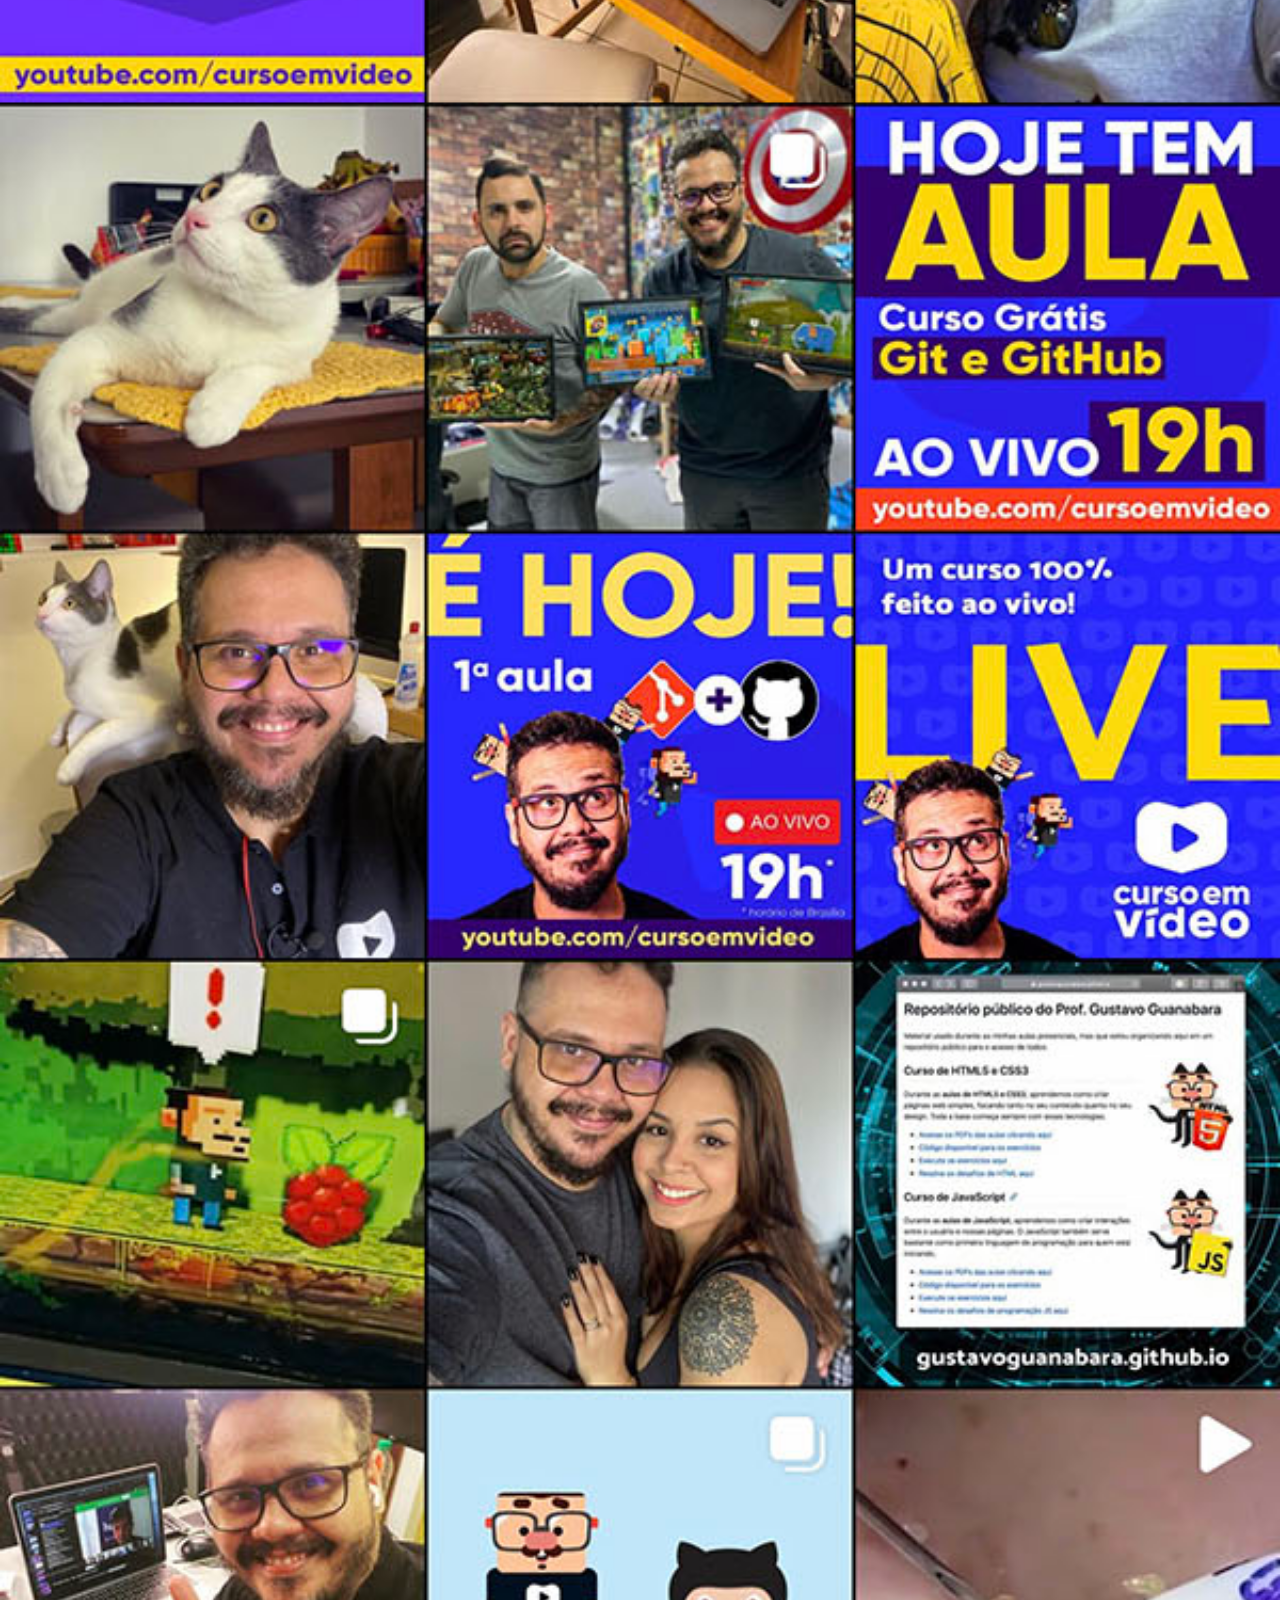
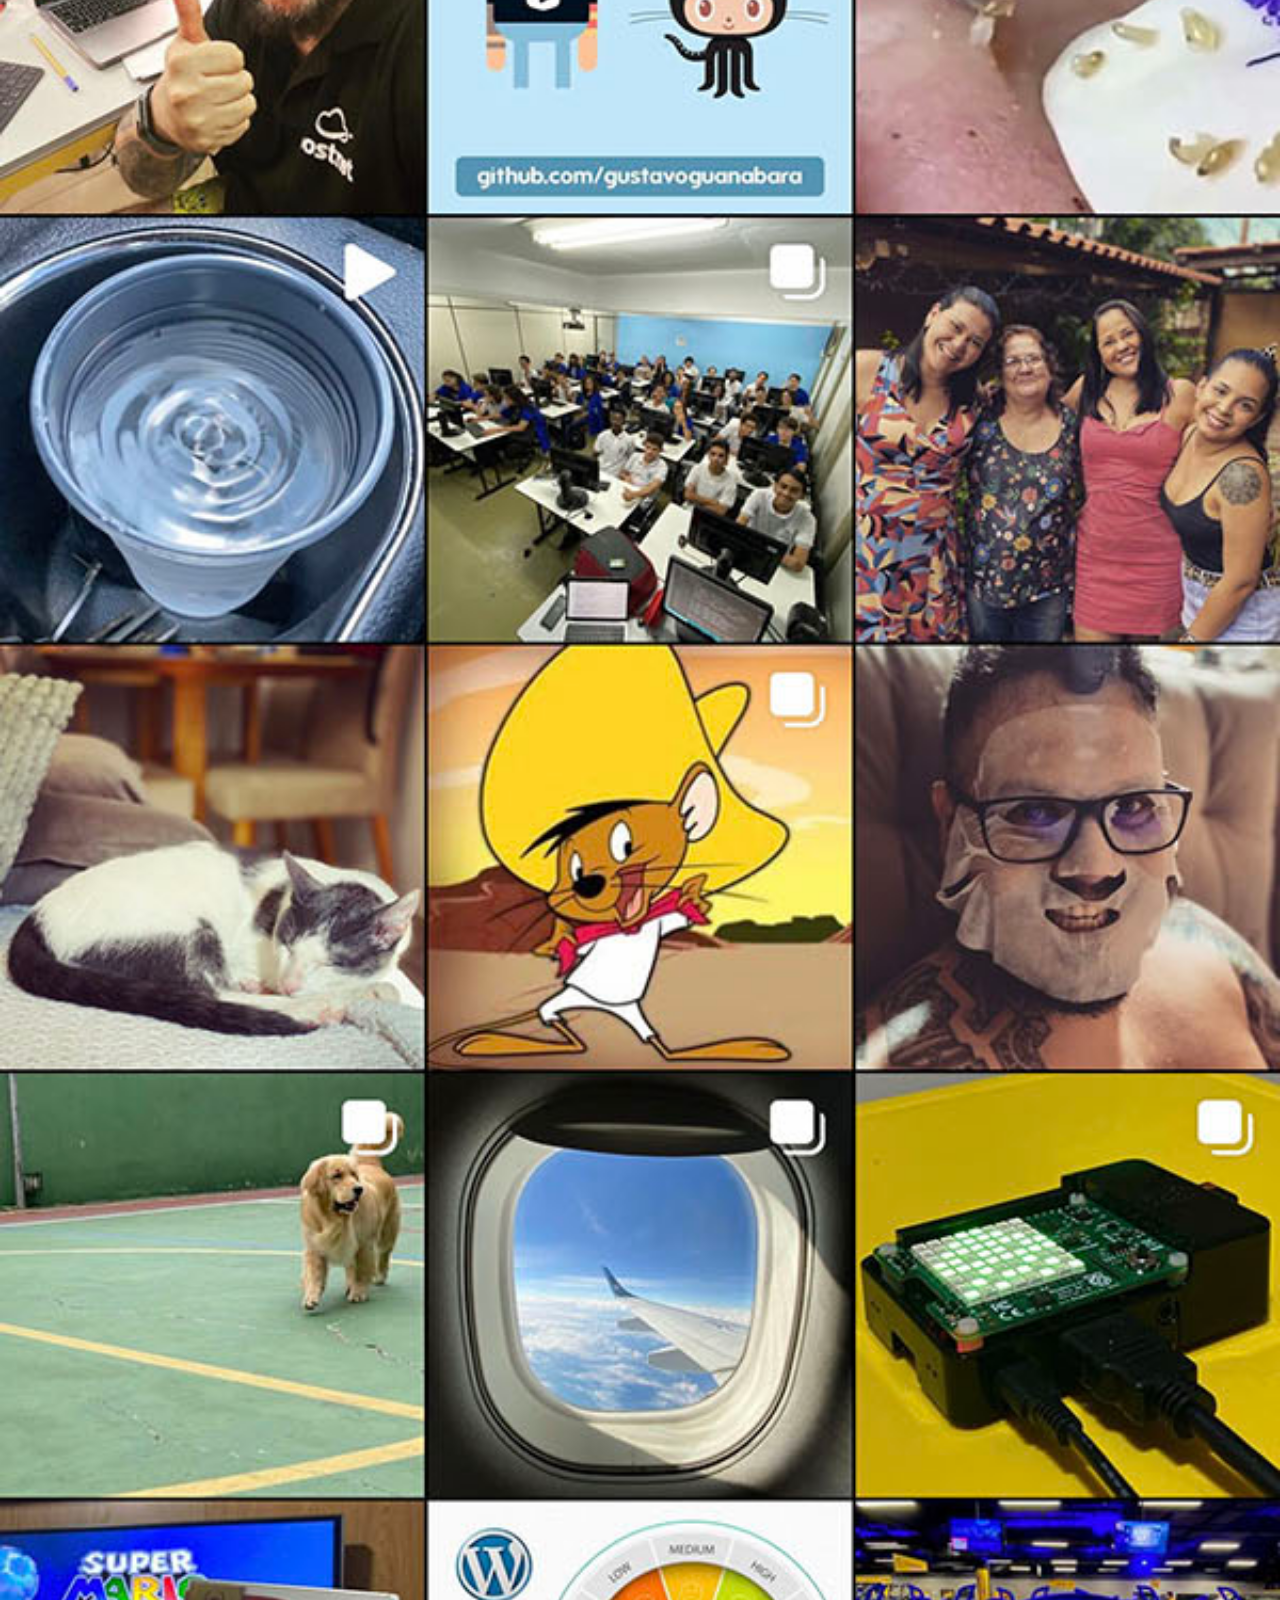
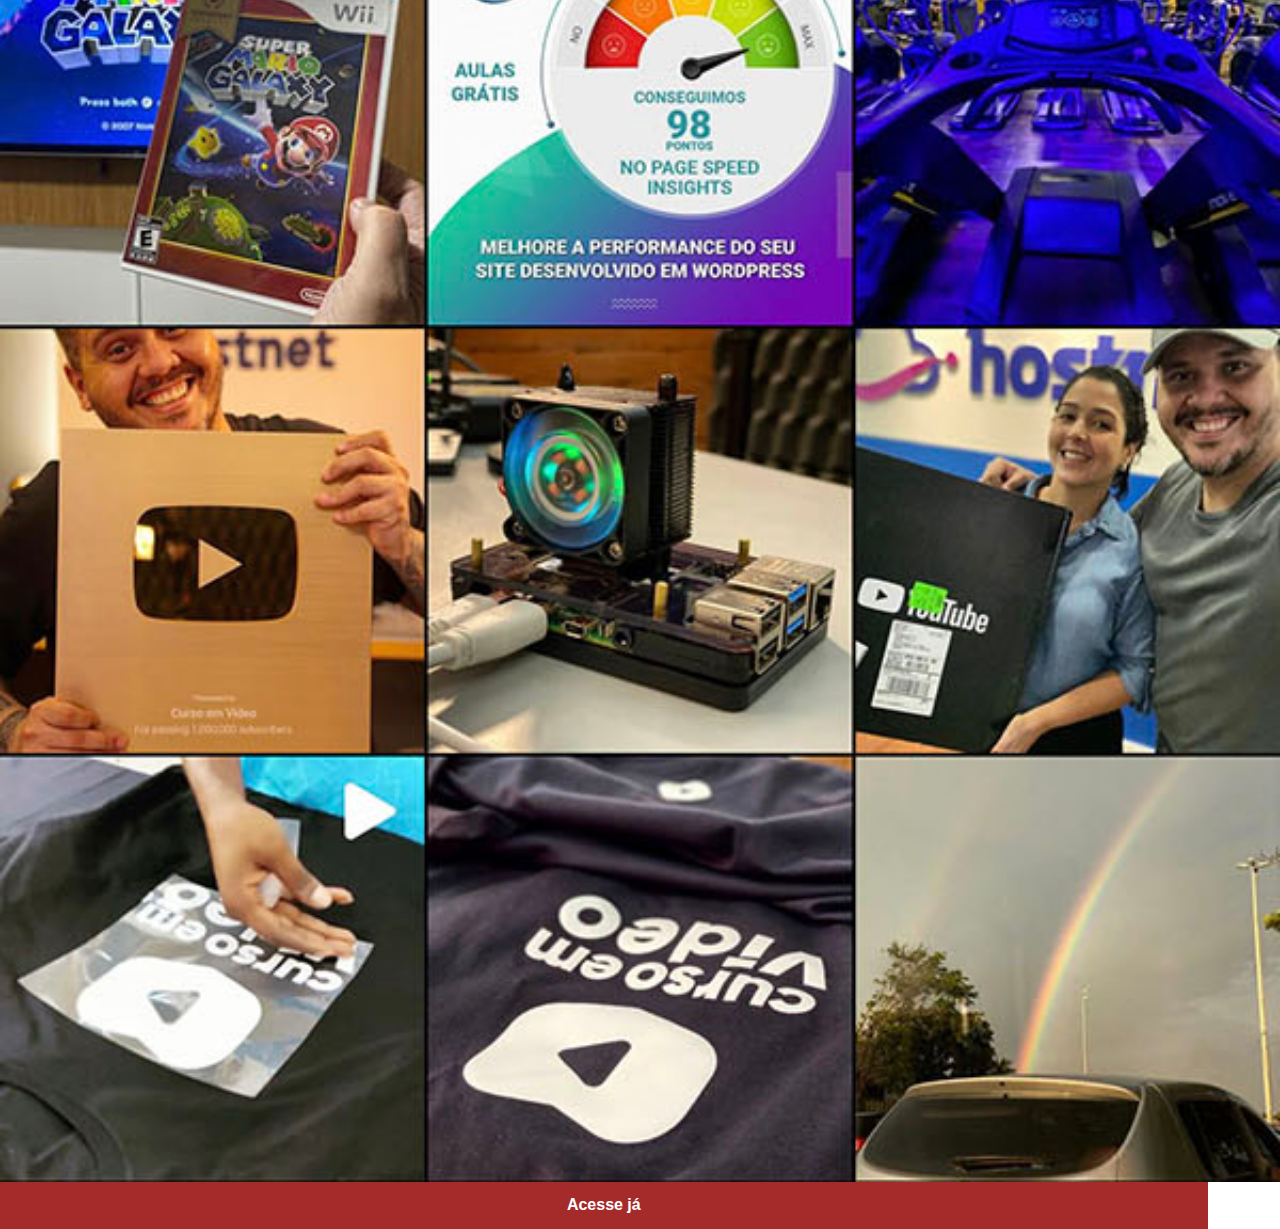
<file: instagram.html>
<!DOCTYPE html>
<html lang="en">
<head>
    <meta charset="UTF-8">
    <meta name="viewport" content="width=device-width, initial-scale=1.0">
    <title>Document</title>
    <link rel="stylesheet" href="estilos/social.css">
</head>

<body>
    <img src="imagens/tela-instagram.jpg" alt="">
    <a href="">
        <p>Acesse já</p>
    </a>

    
</body>
</html>
</file>
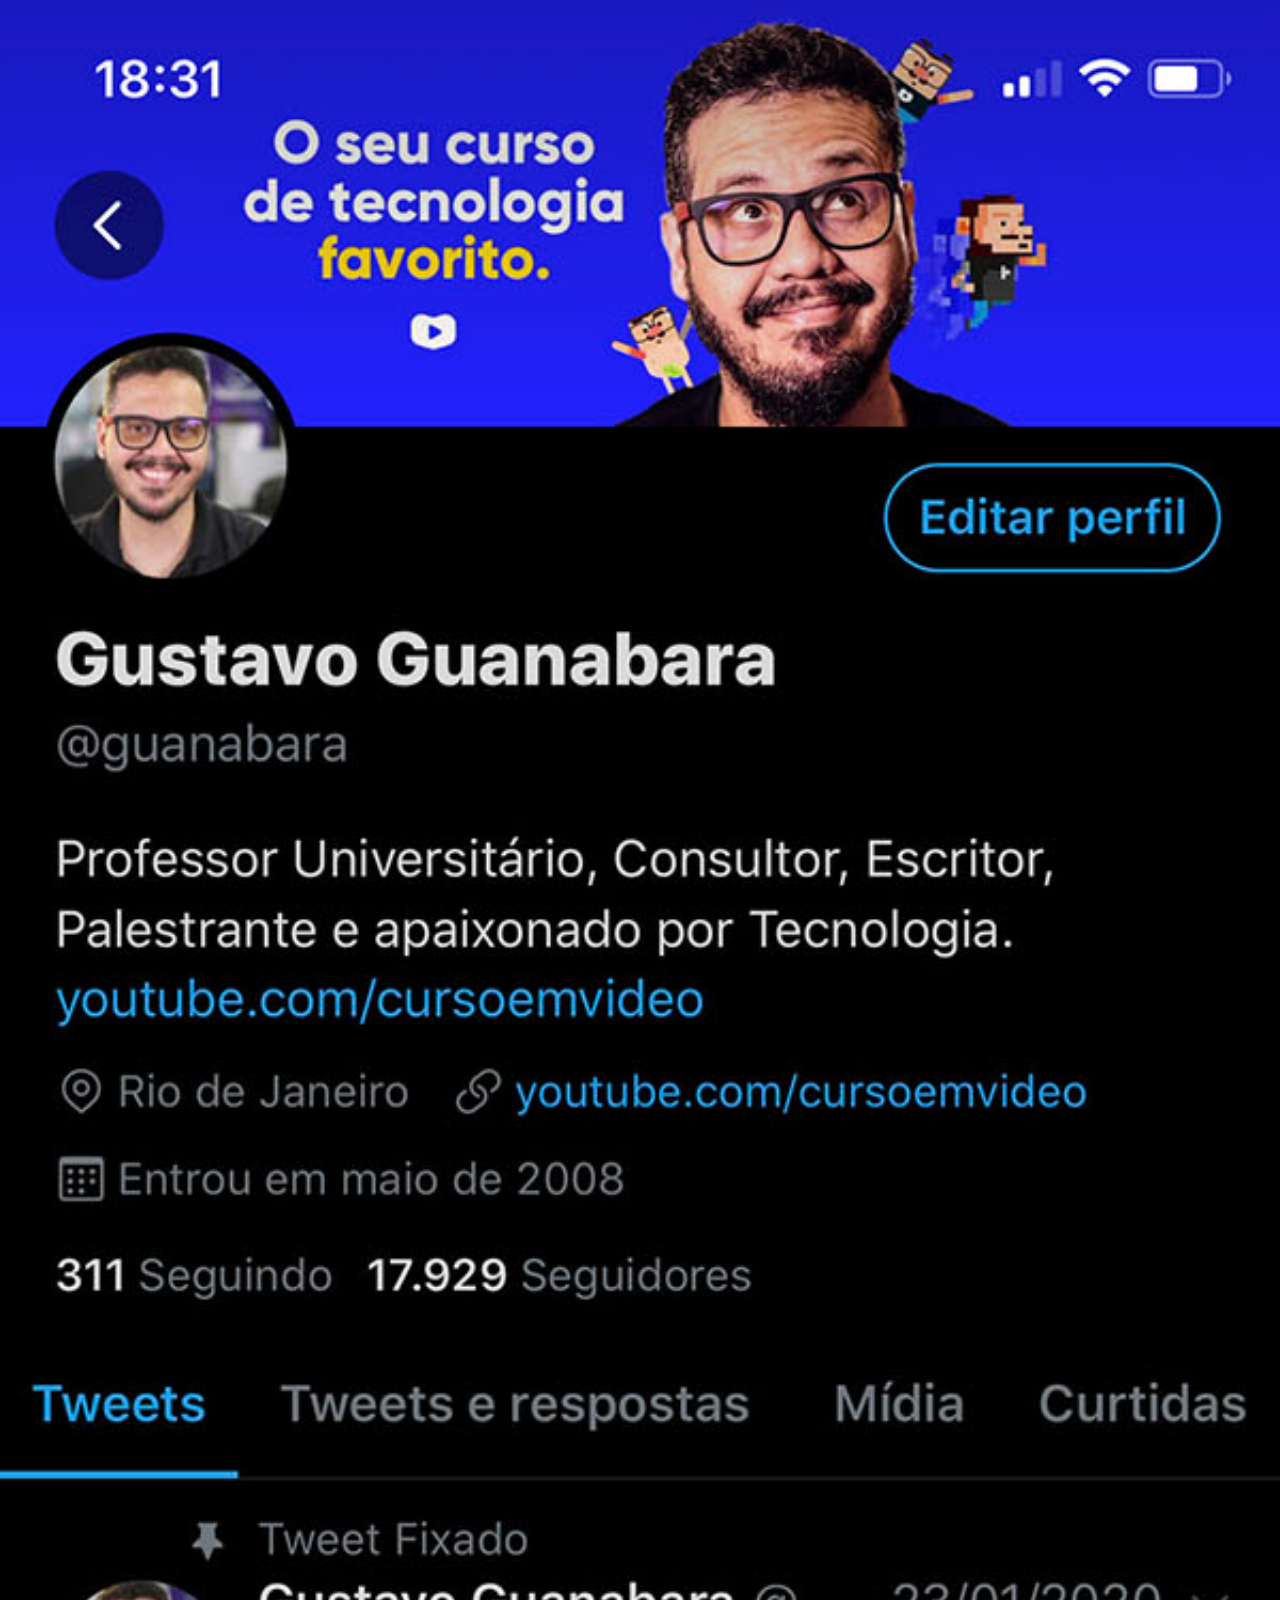
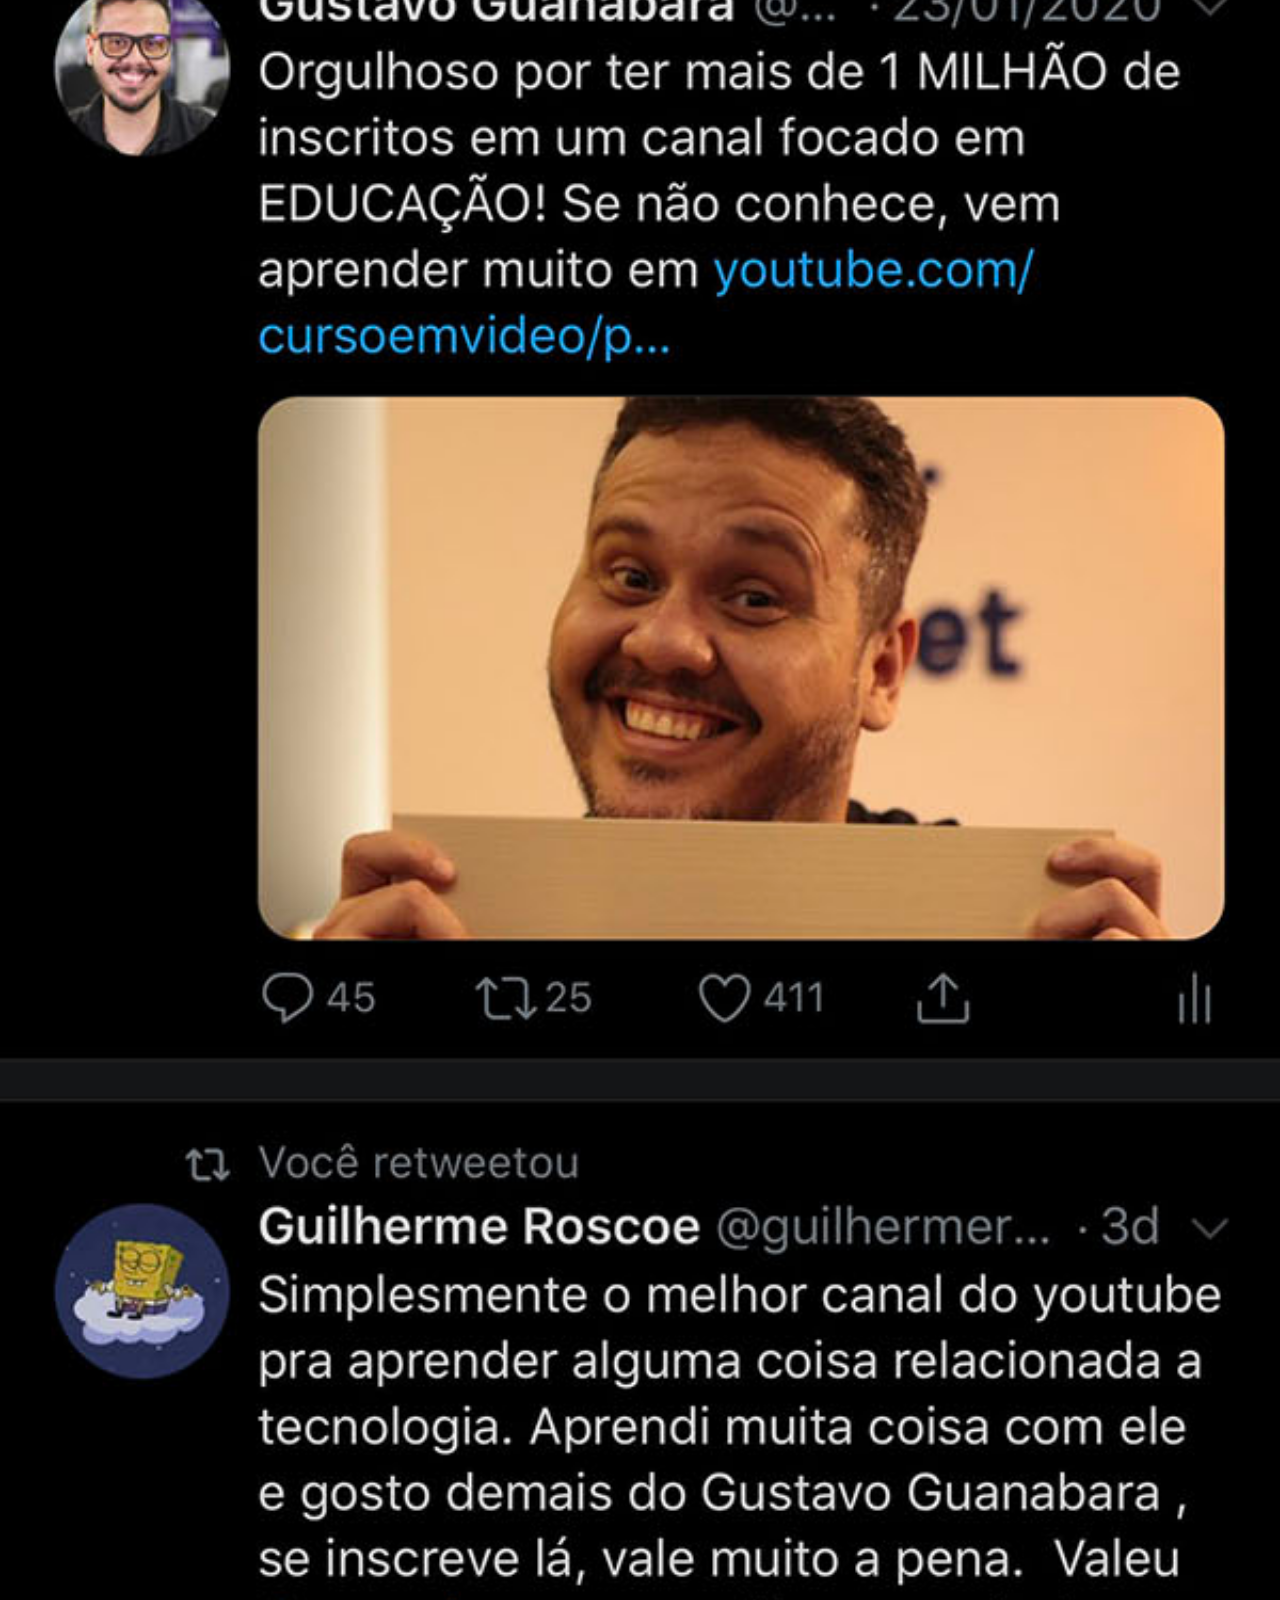
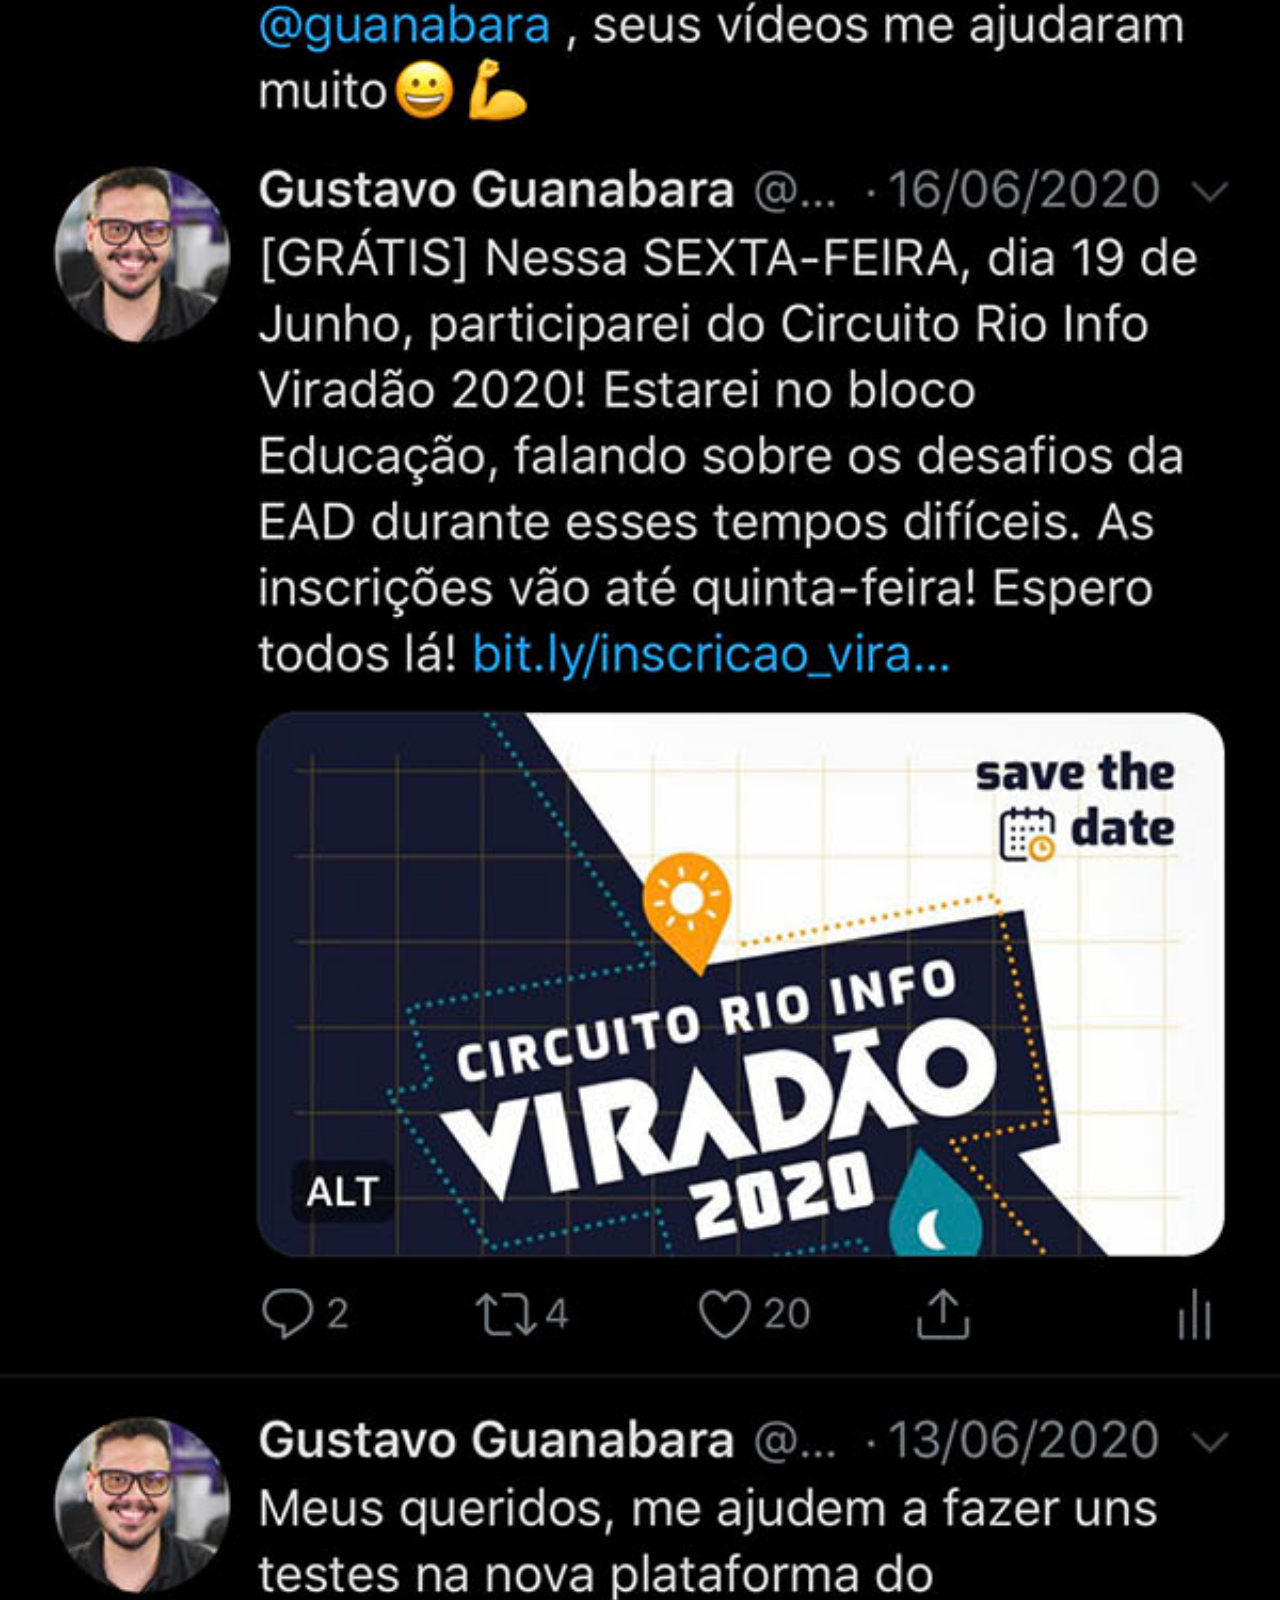
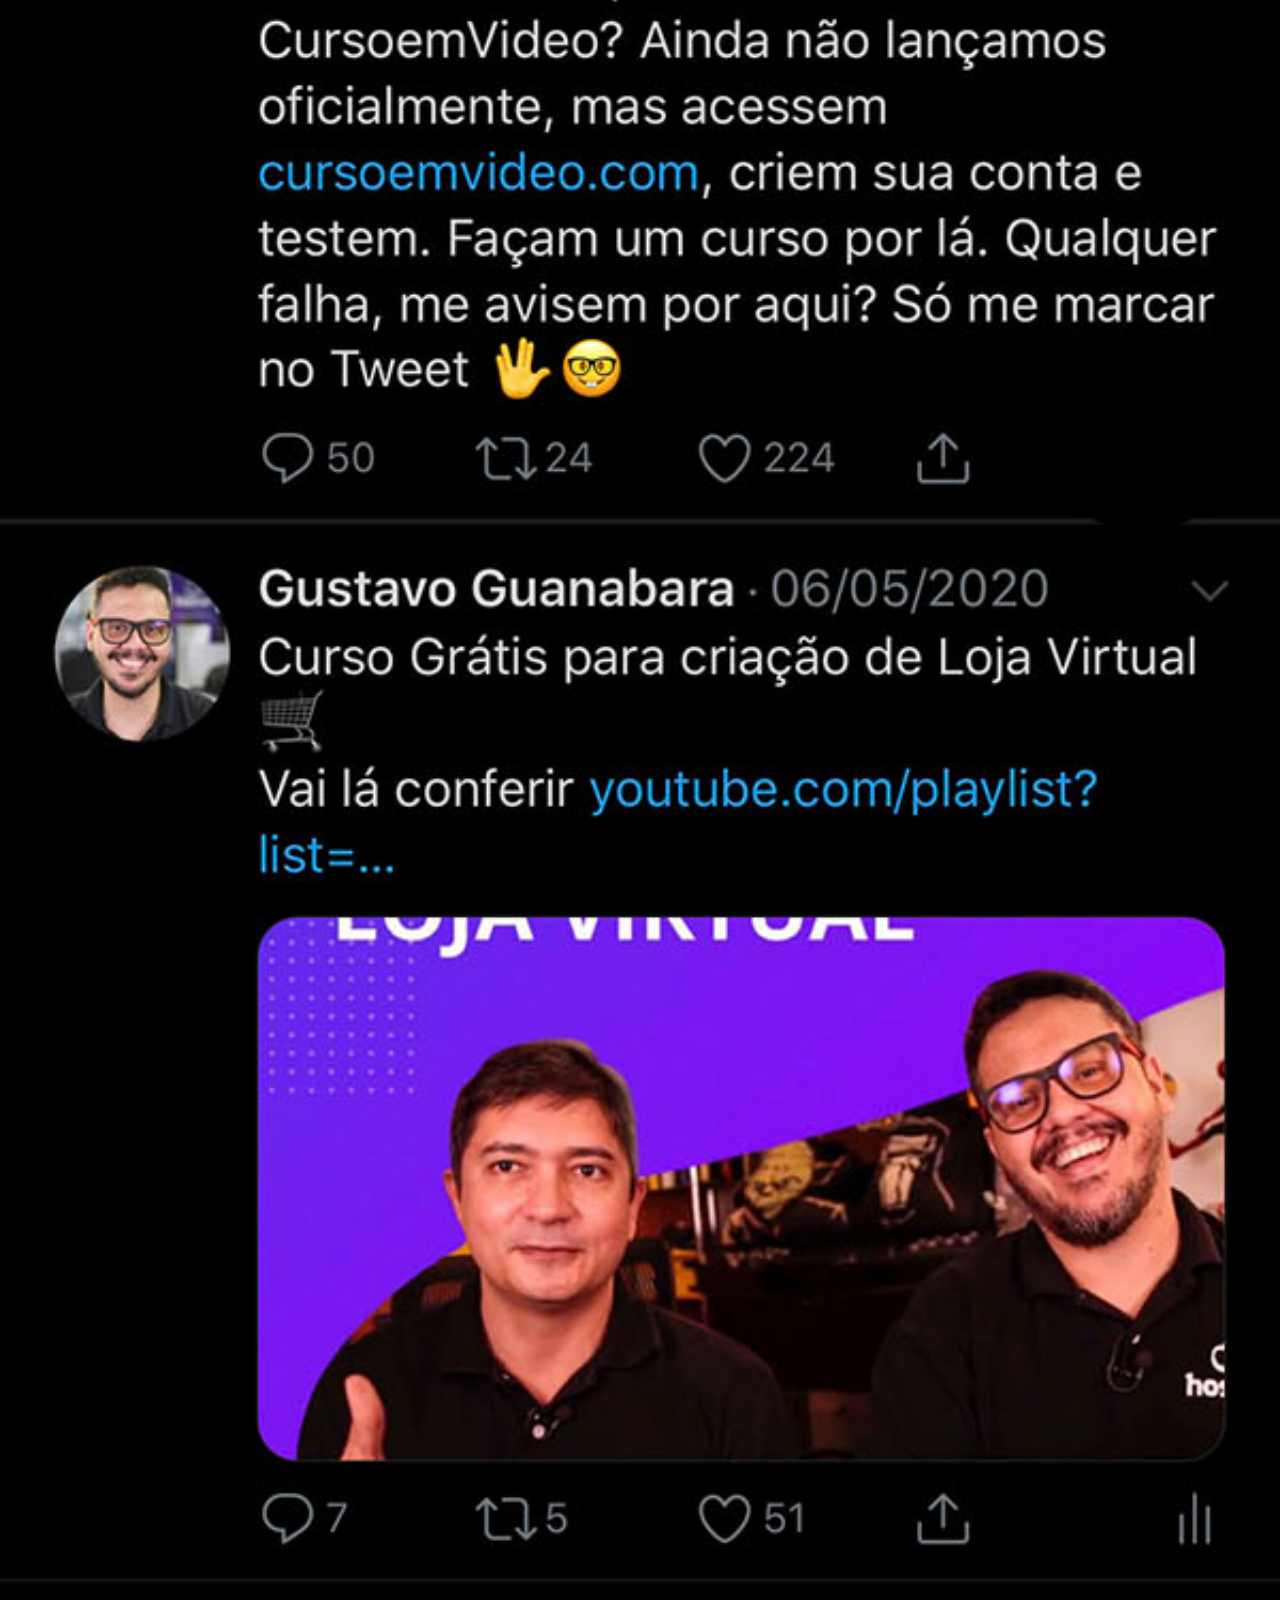
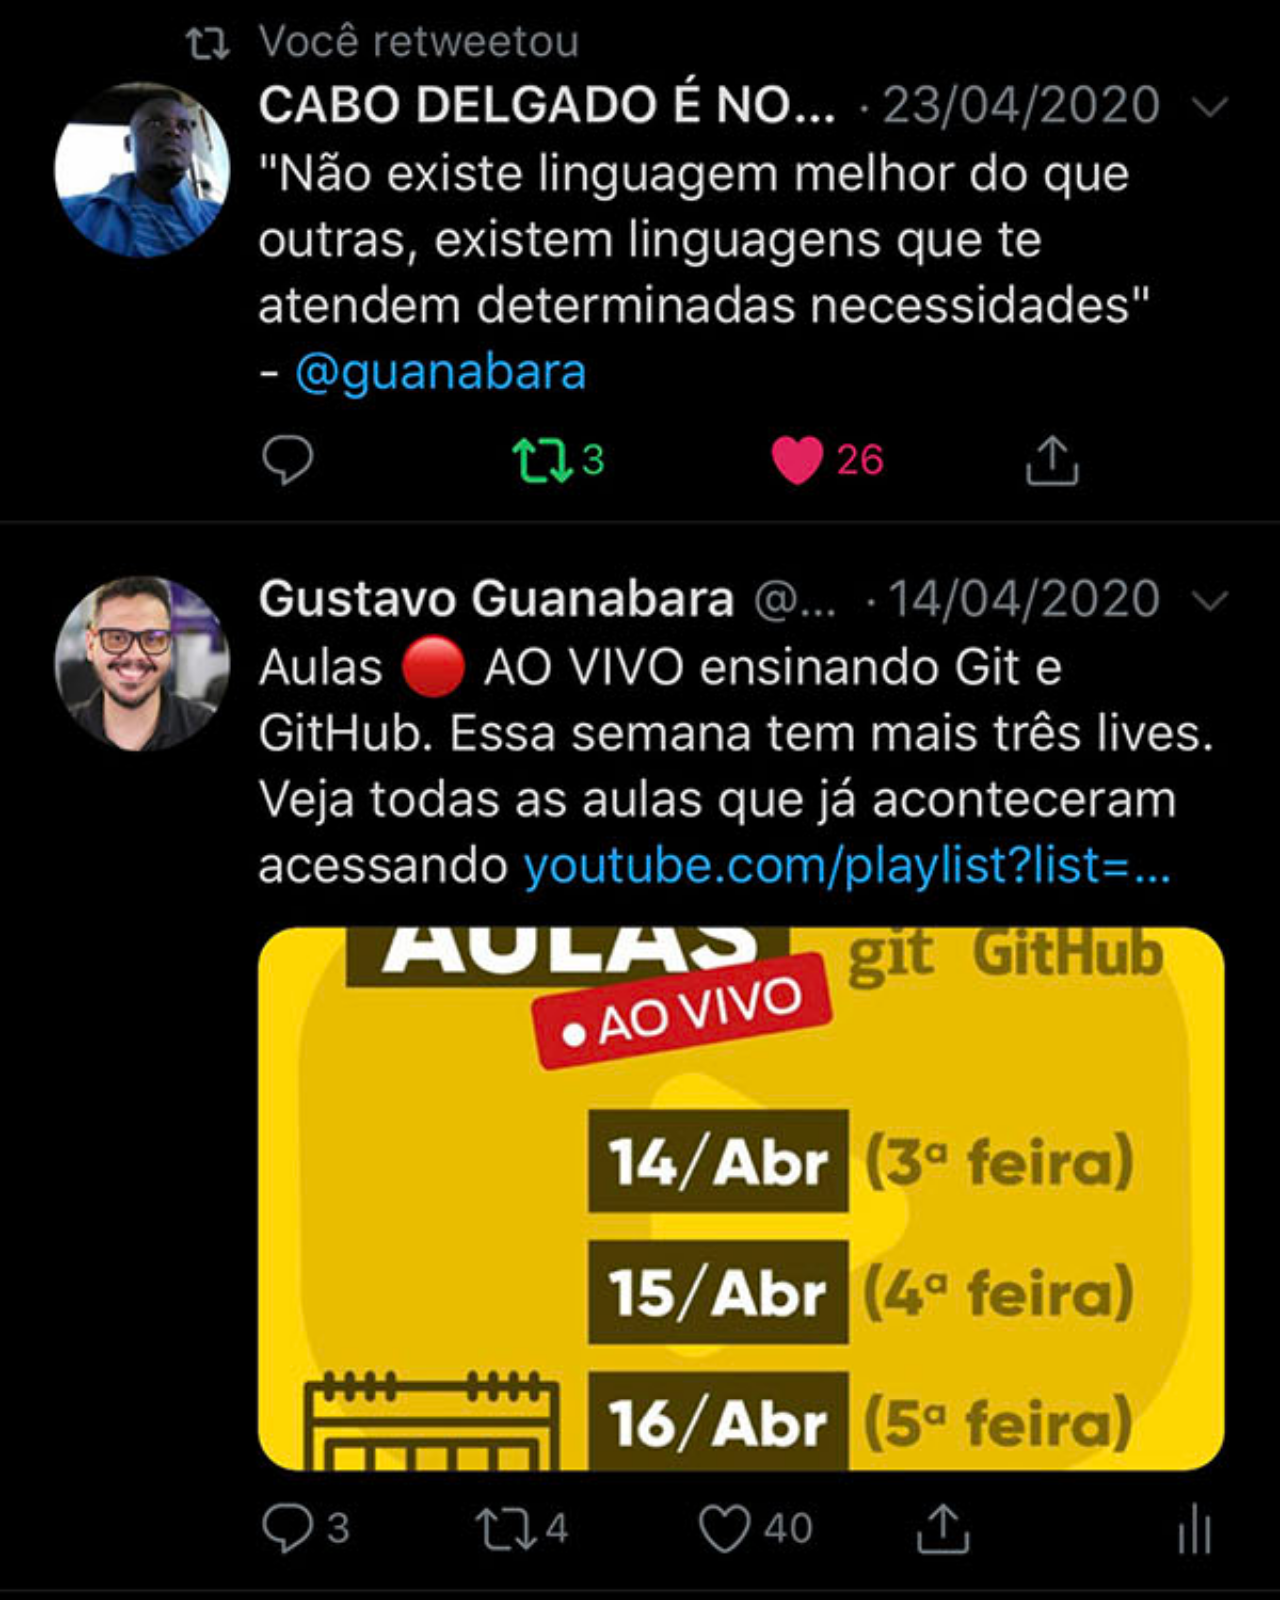
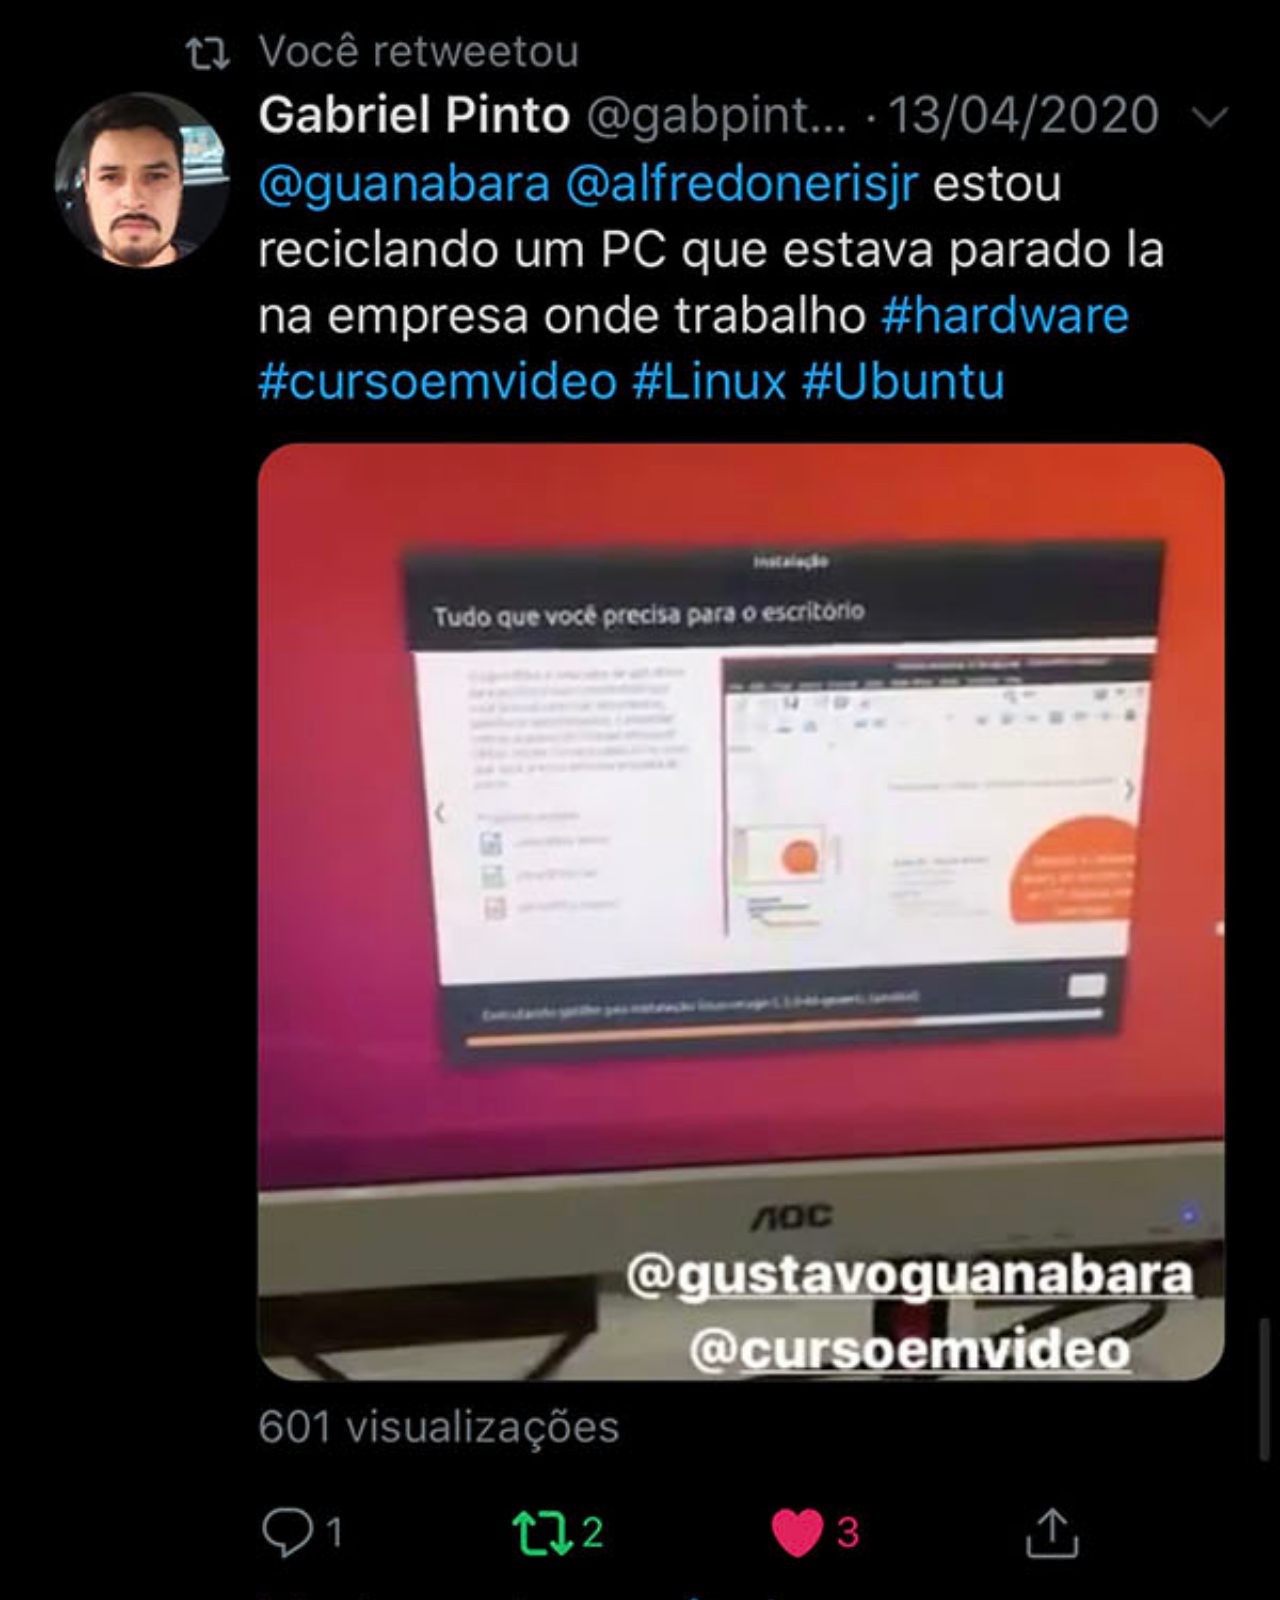
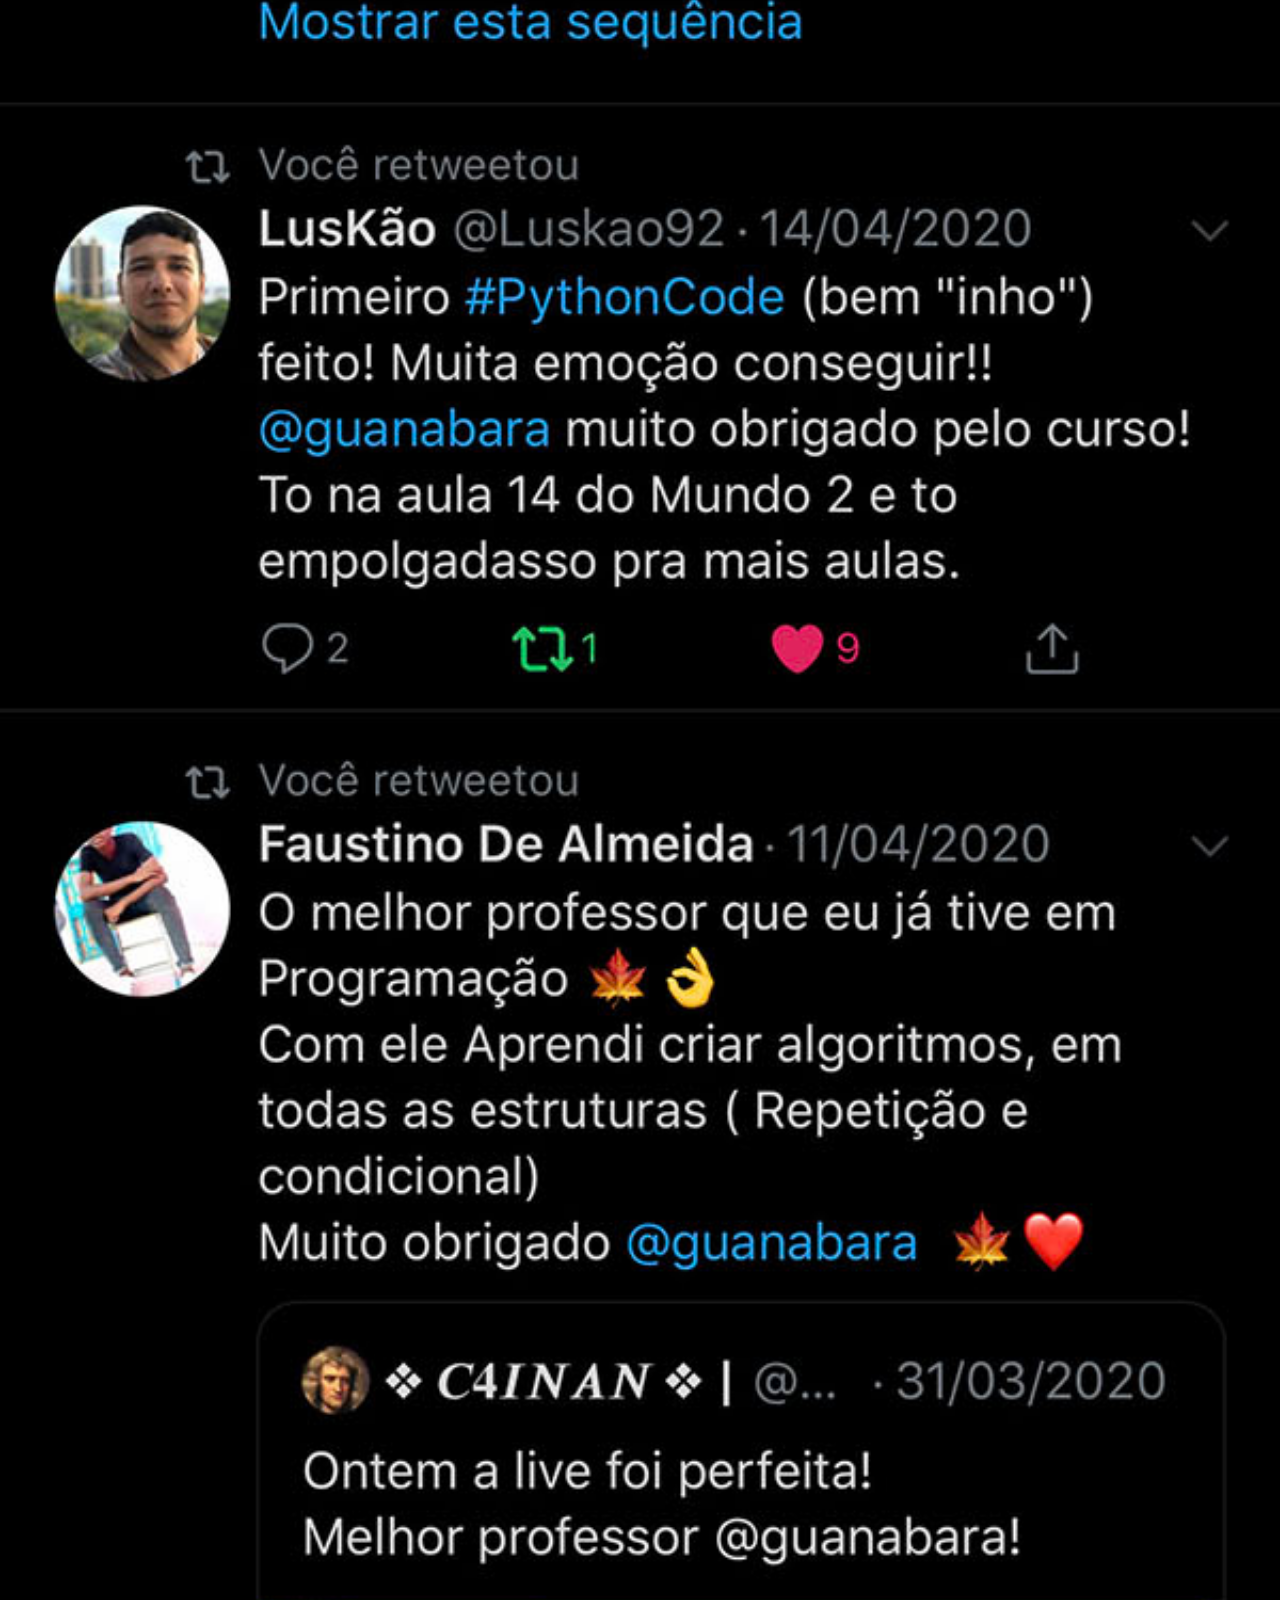
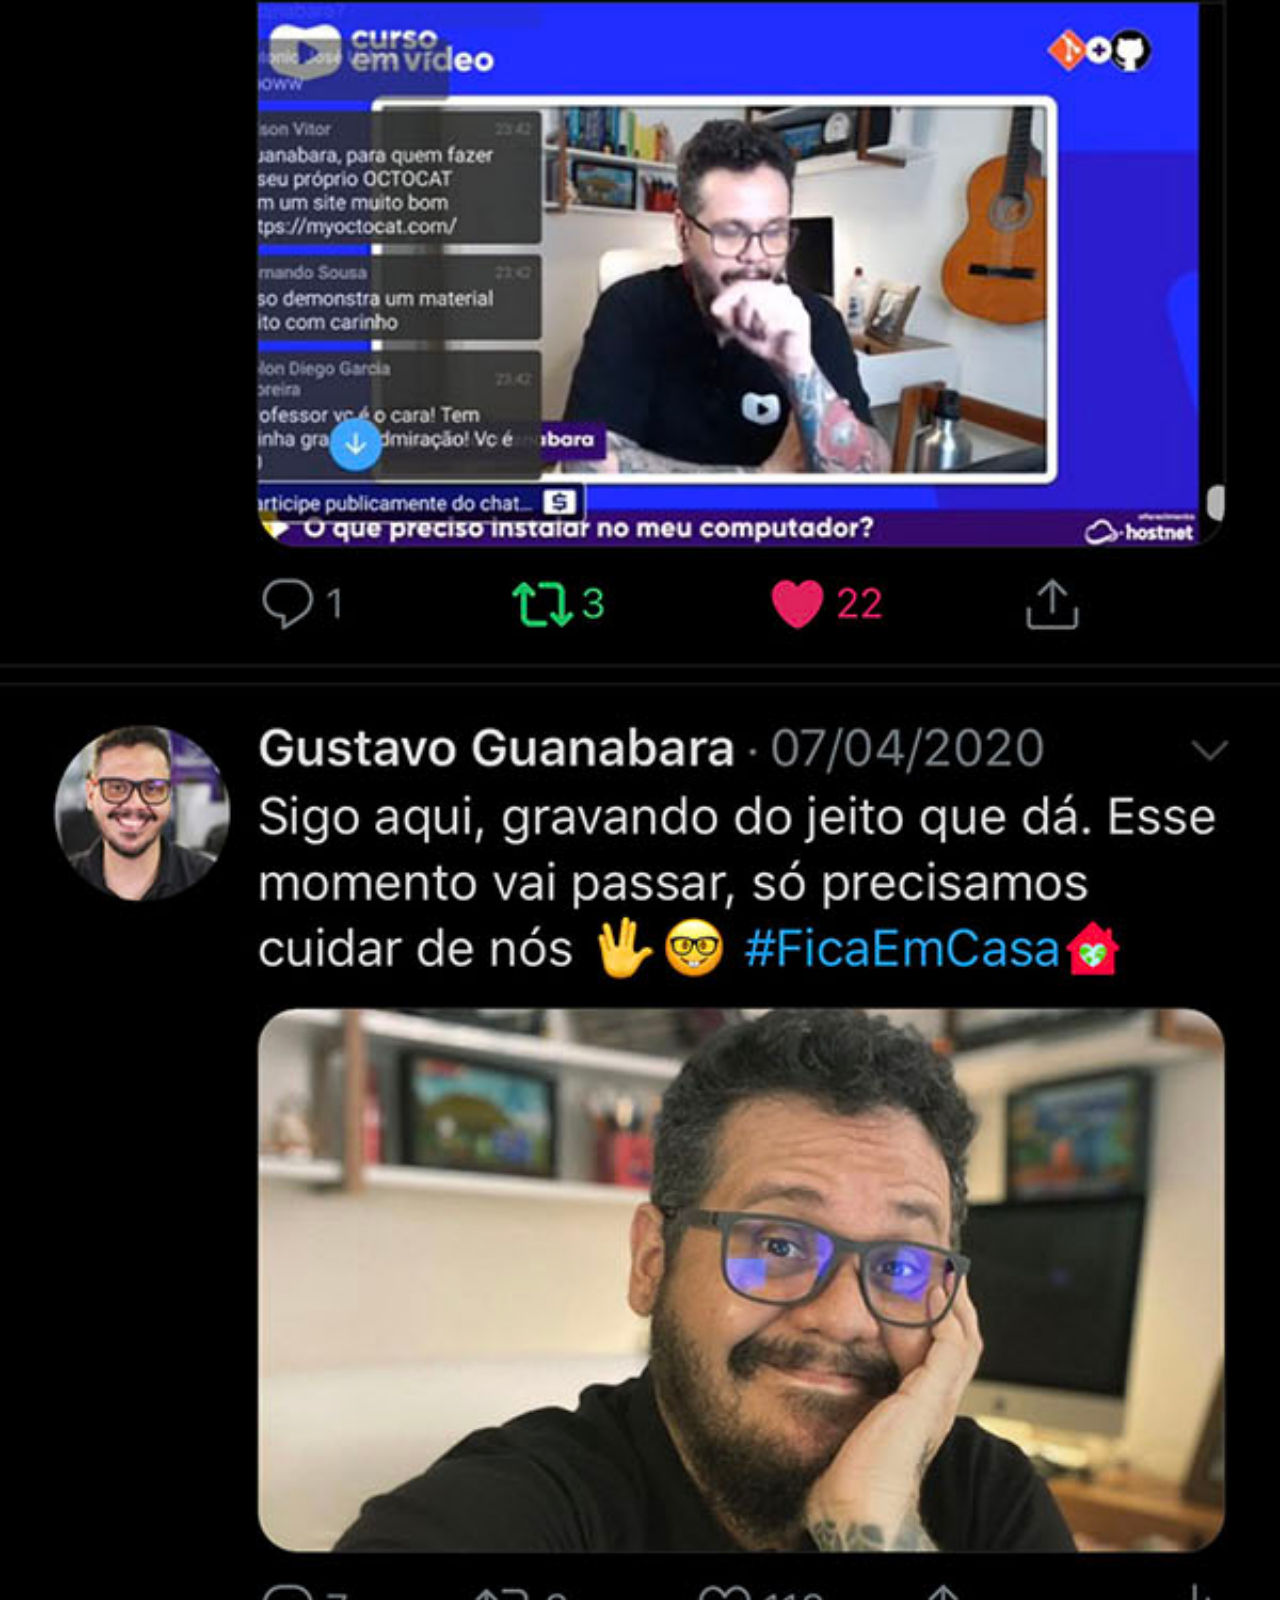
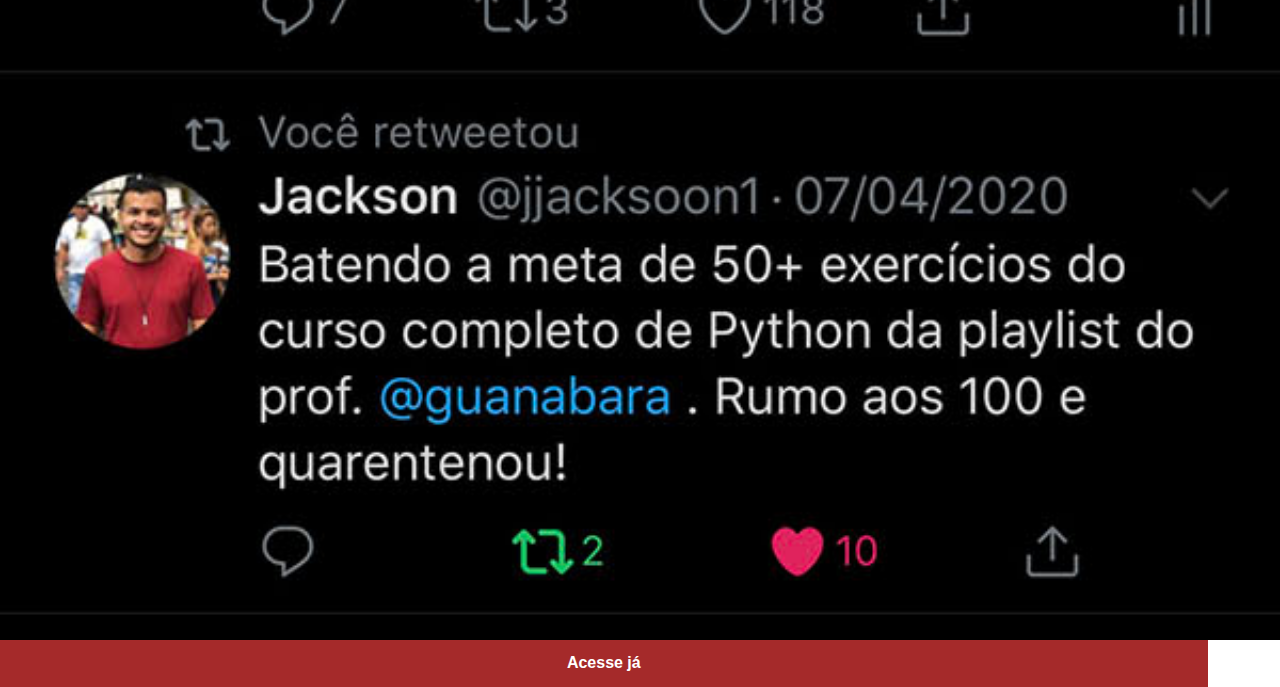
<file: twitter.html>
<!DOCTYPE html>
<html lang="en">
<head>
    <meta charset="UTF-8">
    <meta name="viewport" content="width=device-width, initial-scale=1.0">
    <title>Document</title>
    <link rel="stylesheet" href="estilos/social.css">
</head>

    
<body>
    <img src="imagens/tela-twitter.jpg" alt="">
    <a href="">
        <p>Acesse já</p>
    </a>

    
</body>
</html>
</file>
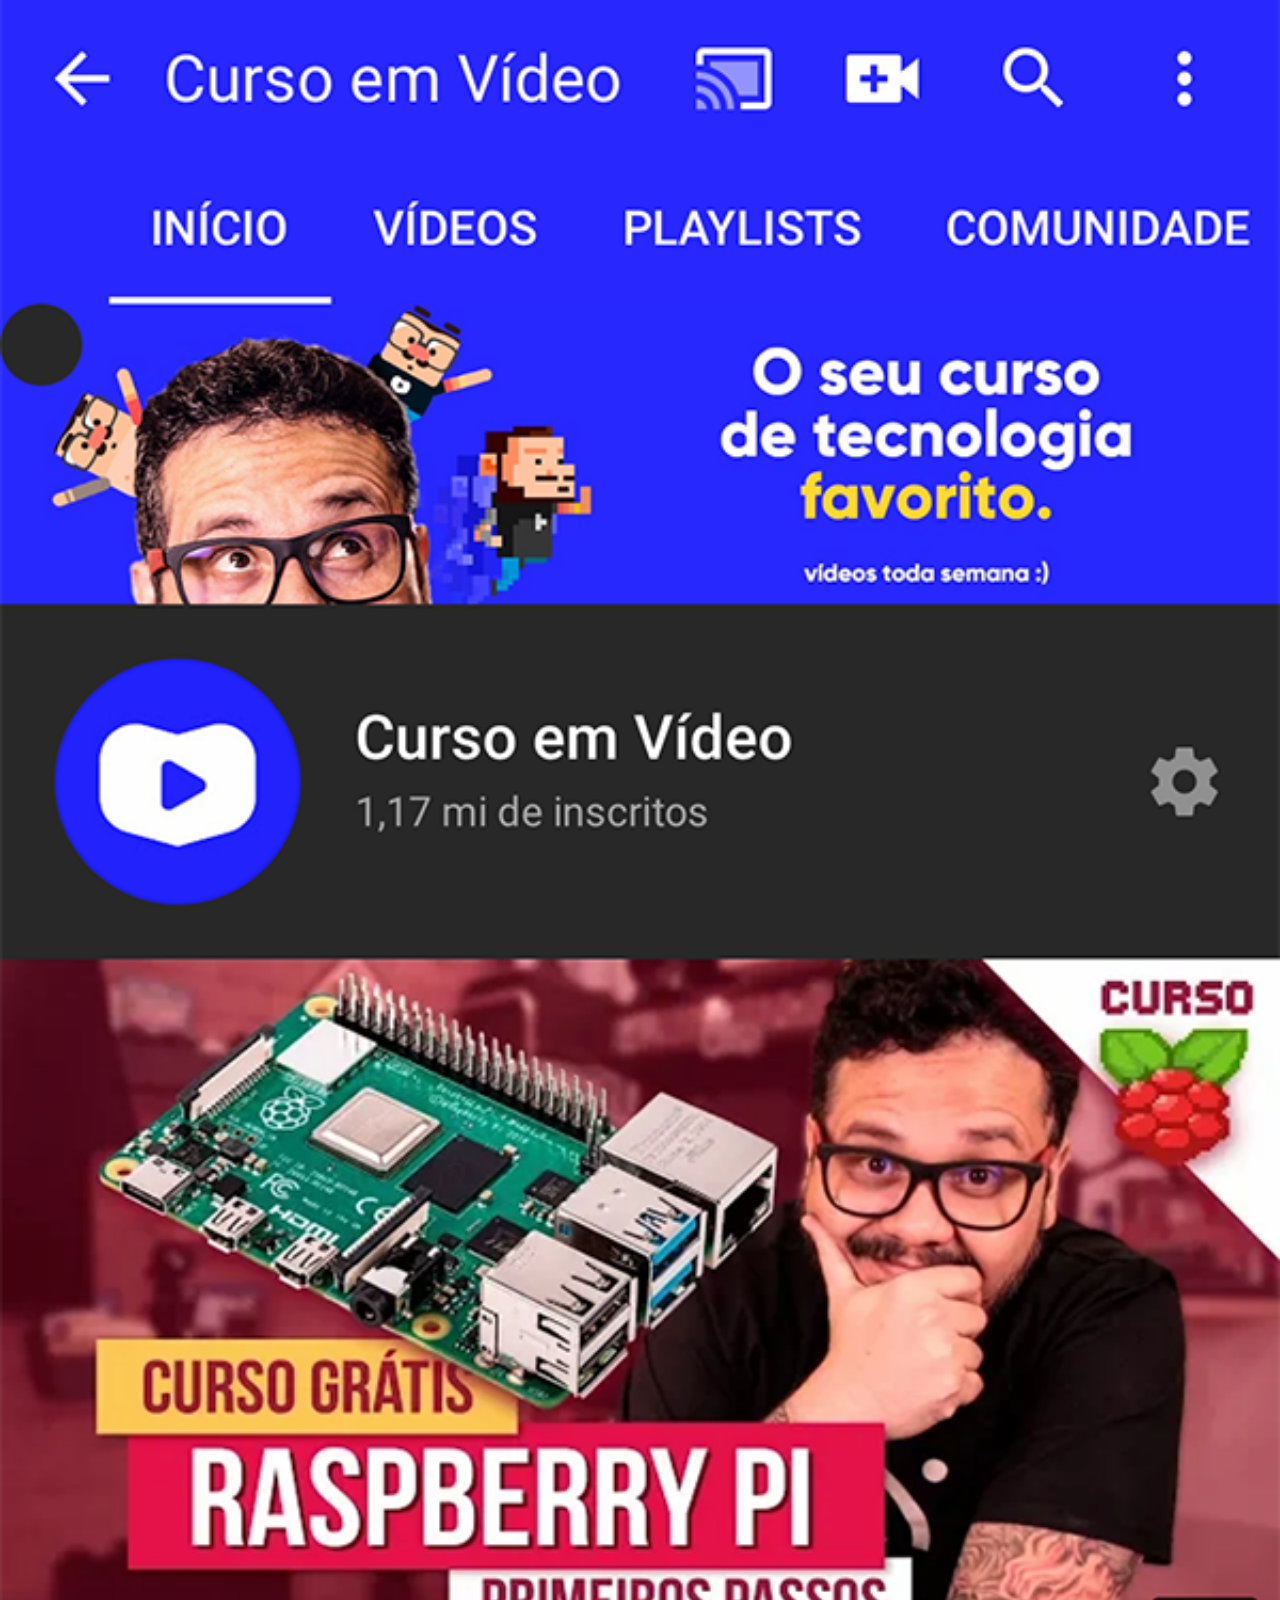
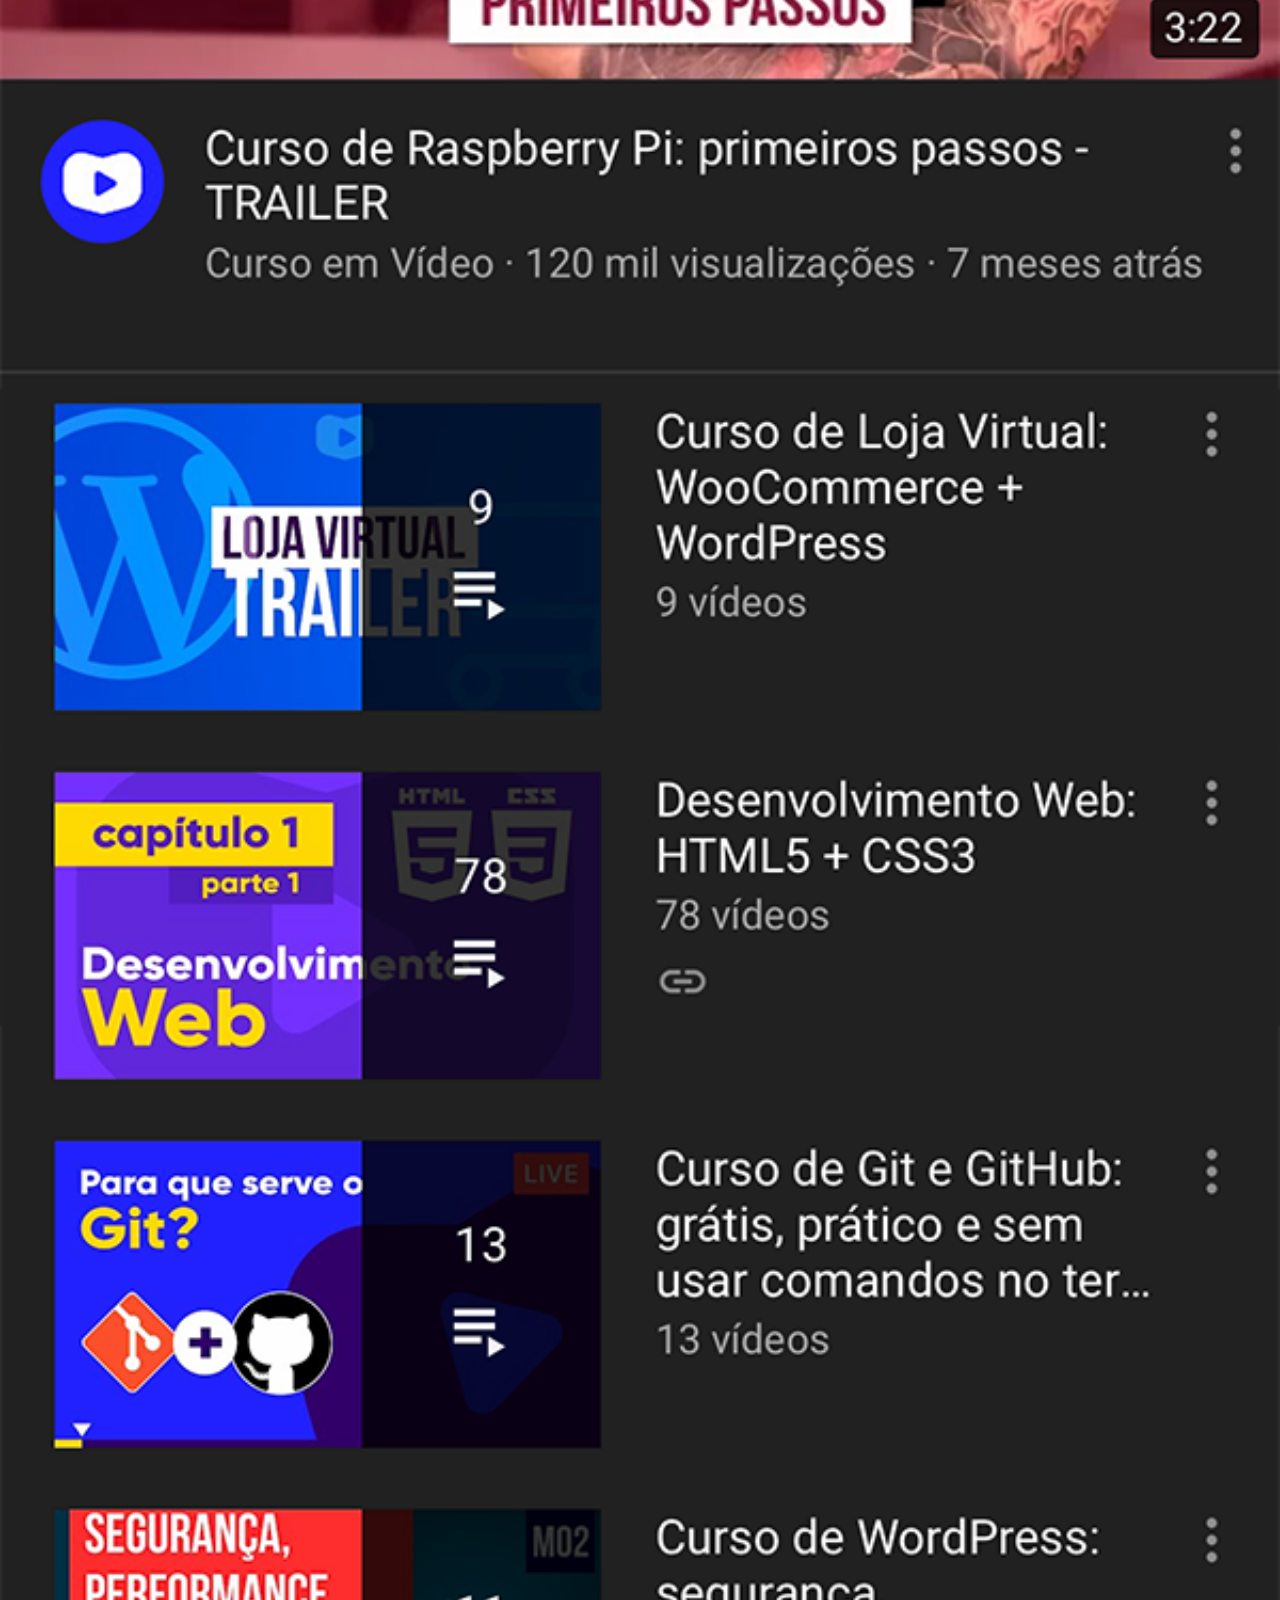
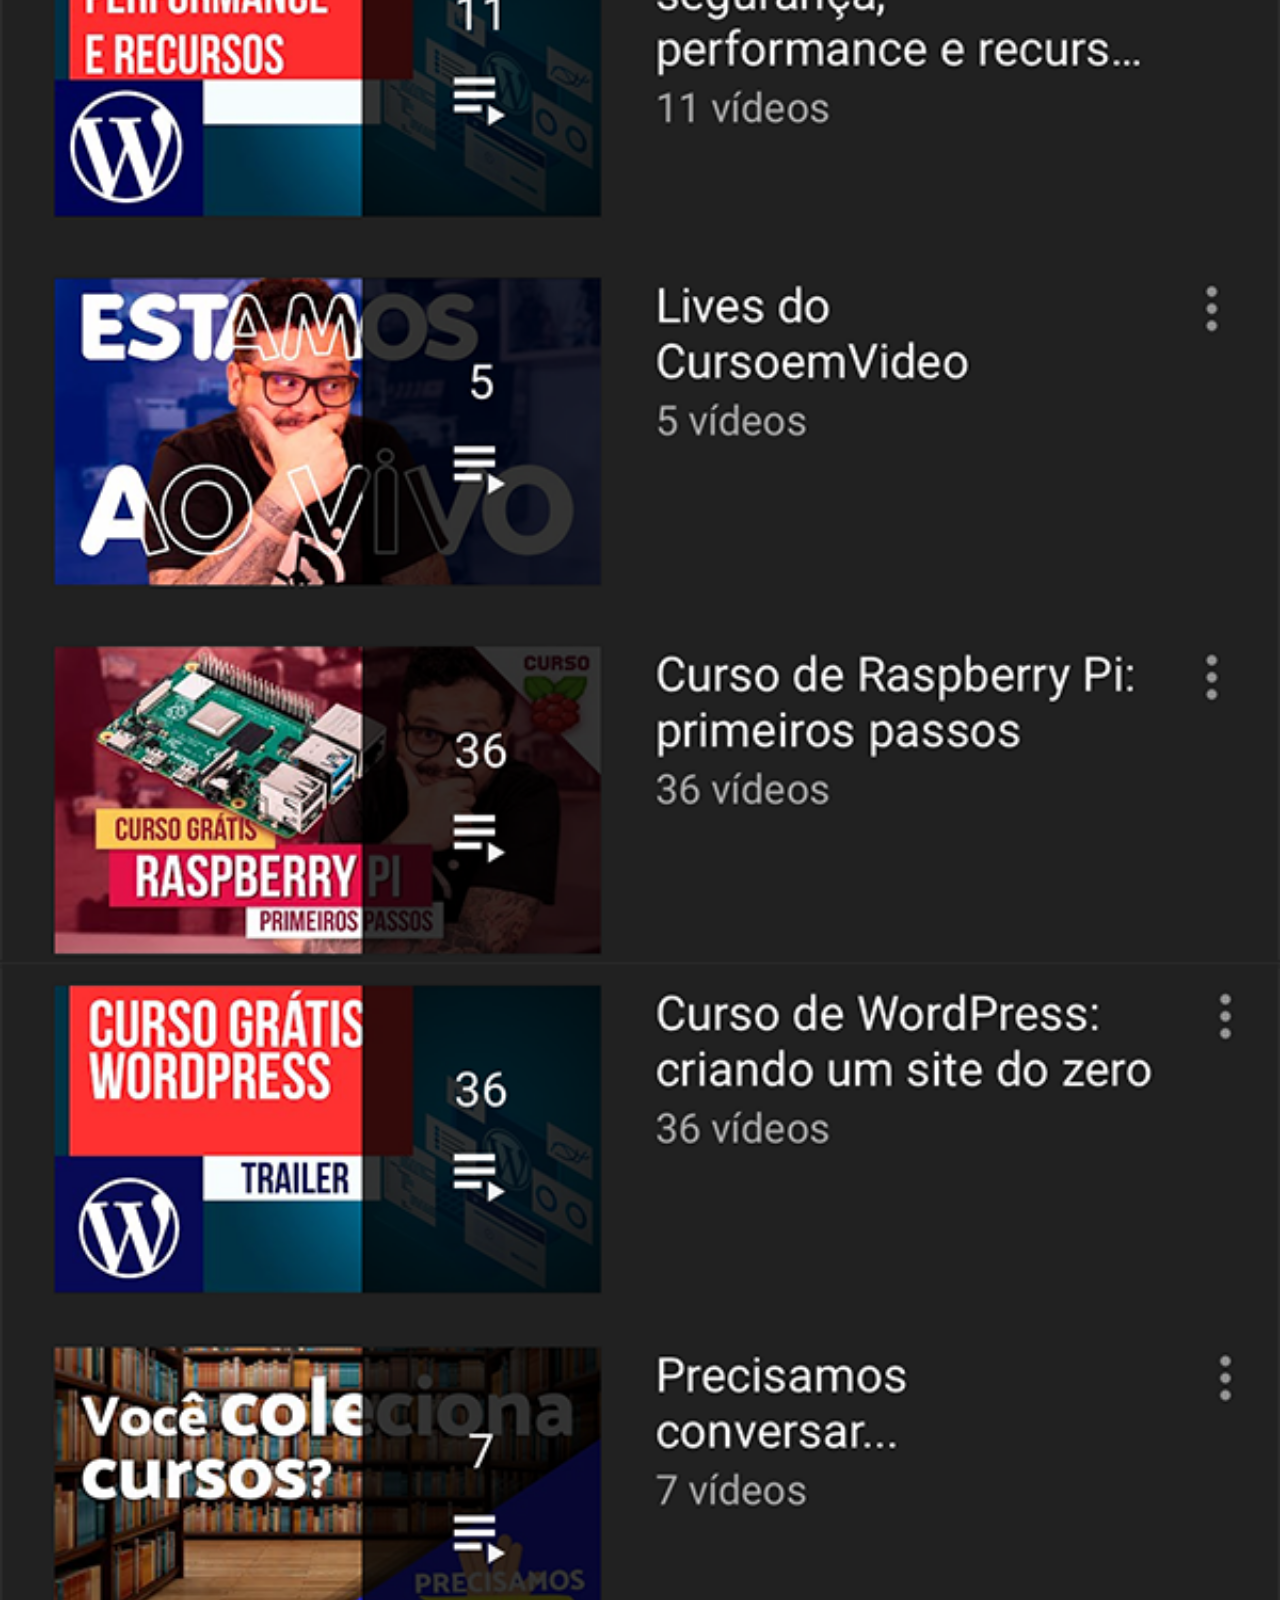
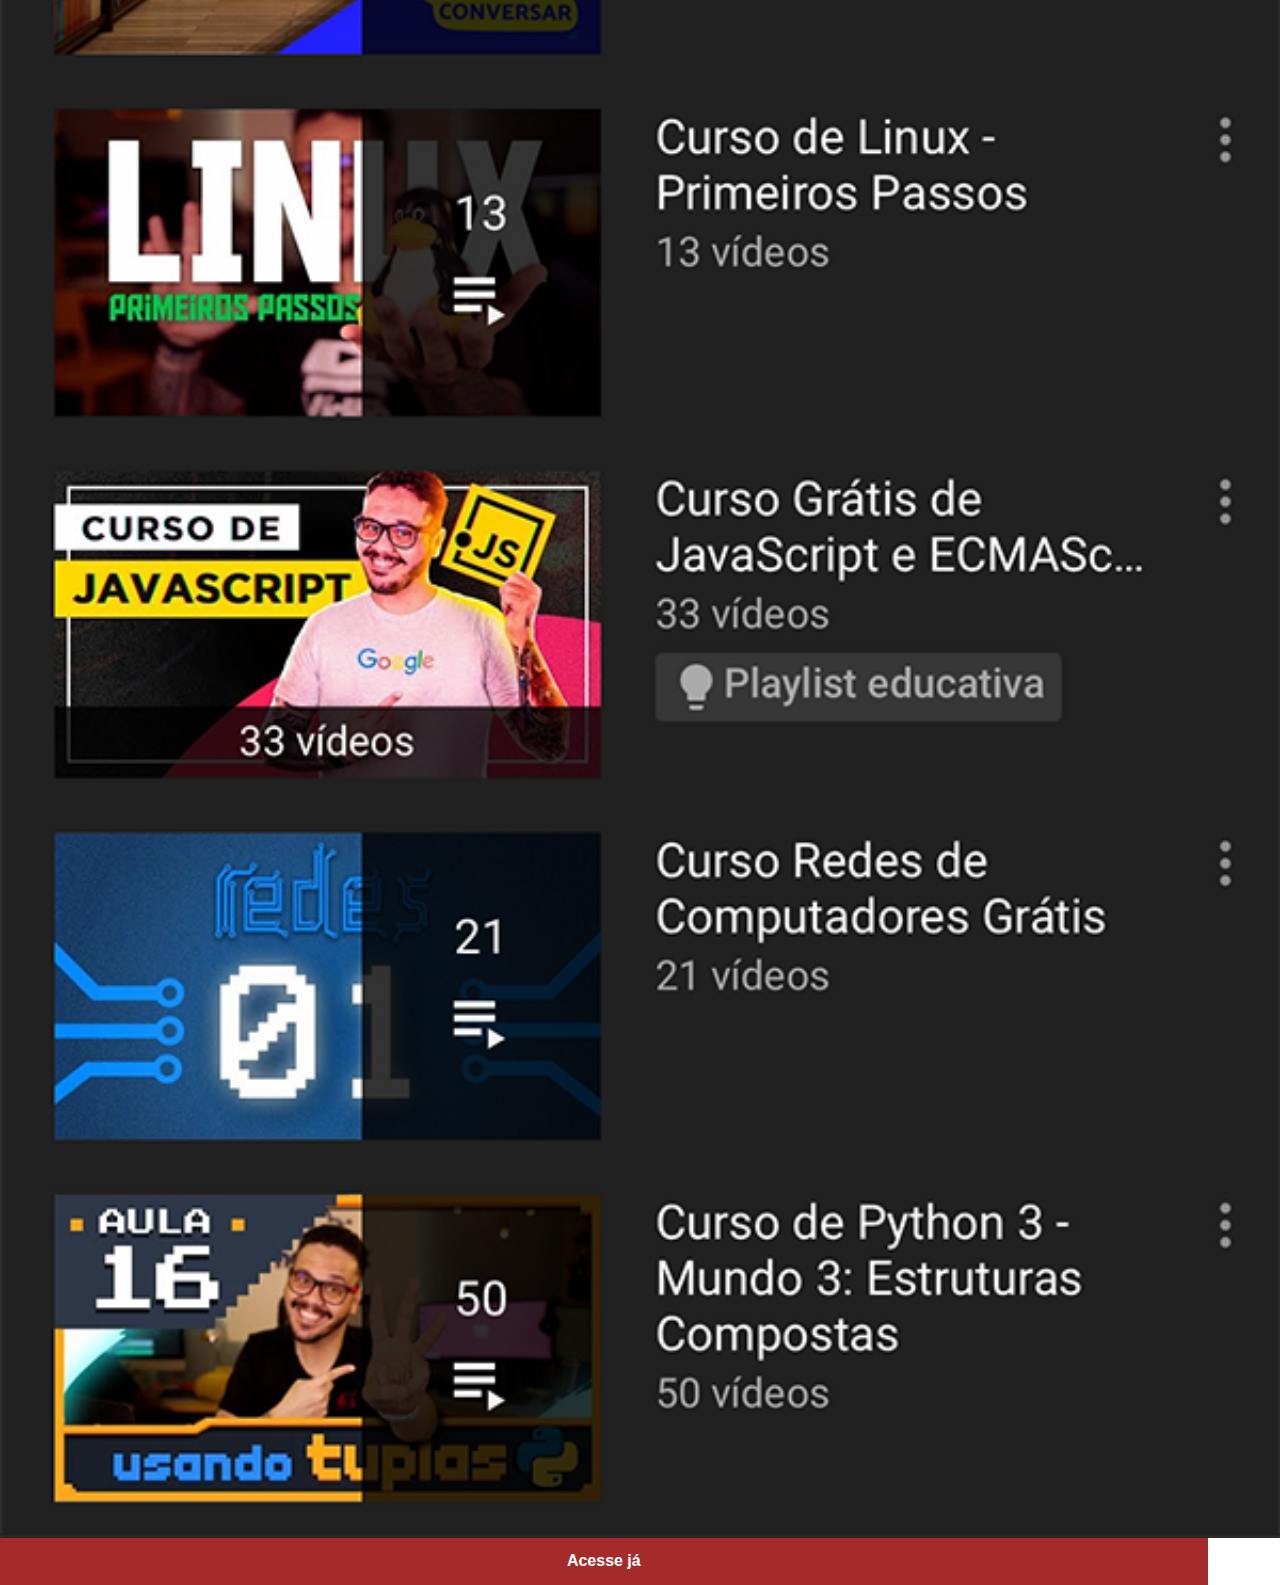
<file: yotube.html>
<!DOCTYPE html>
<html lang="en">
<head>
    <meta charset="UTF-8">
    <meta name="viewport" content="width=device-width, initial-scale=1.0">
    <title>Document</title>
    <link rel="stylesheet" href="estilos/social.css">
</head>

<body>
    <img src="imagens/tela-youtube.png" alt="">
    <a href="https://www.youtube.com/?gl=BR" target="_blank">
        <p>Acesse já</p>
    </a>

    
</body>
</html>
</file>
<file: estilos/style.css>
*{
    margin: 0;
    padding: 0;
    box-sizing: border-box;
}


body{
    background-color: black;
    background: url(../imagens/fundo-madeira.jpg);
    background-repeat: no-repeat;
    background-size: cover;
    height: 100%;
}

main{
    width: 100vw;
    height: 100vh;
    position: relative;
    
}

.telefone{
    position: absolute;
    top: 50%;
    left: 50%;
    transform: translate(-50%, -50%);
    
    background: url(../imagens/frame-iphone.png);
  
    background-repeat: no-repeat;
    
 
    width: 306px;
    height: 627px;
   
}

.telefone iframe{
    position: relative;
    top: 79px;
    left: 22px;
    width: 268px;
    height: 473px;
}


.redes-sociais{
    display: flex;
   flex-direction: column;
   margin-left: 75%;
   padding-top: 9%;
    
}
#prime{
    display: flex;
    flex-direction: column;
}
#segund{
    display: flex;
    flex-direction: column;
}





 .redes-sociais img{
    width: 95px;
    border-radius: 50%;
    padding: 5px;
 }
 .redes-sociais a{
    width: 0px;
    
    
 }

 .redes-sociais img{
    border:1px solid rgba(77, 77, 77, 0.322);
    box-shadow: 2px 2px 5px rgba(0, 0, 0, 0.33);
    
 }

 .redes-sociais img:hover{
    border: none;
    width: 97px;
 }

@media  (max-width: 620px) {

     /* .telefone{
        height: 100%;
        background-size: 90%;
    }  */

    body{
       background-size: cover;
       height: 100%;
    }
    
    .telefone{
        height: 91%;  
       
        transform: translate(-50%, -50%);     
        background-size: 100%; 
    }
    .telefone iframe{
        position: relative;
        width: 262px;
        height: 463px;
       
        
    }
    .redes-sociais{
        margin-left: 80%;    
        padding-top: 40%;
    }
    
    .redes-sociais img{
        width: 60px;
        border-radius: 50%;
        padding: 0px;
        margin: 5px;   
        border: none;     
     }   

     .redes-sociais img:hover{
        width: 60px;
        box-shadow: 2px 2px 10px 5px rgba(206, 166, 106, 0.661);
        
     }
}
</file>
<file: estilos/social.css>
*{
    margin: 0;
    padding: 0;

}

::-webkit-scrollbar{
   margin: 0;
    padding: 0;
    width: 0;
    height: 0;

}

 

img{
    width: 100vw;   
   
}


p{
    background-color: brown;
    padding: 15px;
    margin-top: -5px;
    text-align: center;
    color: white;
    font-family: Arial, Helvetica, sans-serif;
    font-weight: bold;
    width: 92%;
    transition: 0.2s;
    
}
a{
    text-decoration: none;
}

 p:hover{
    background-color:rgb(128, 30, 30);
    font-size: 20px;
    padding: 11px;
}
</file>
